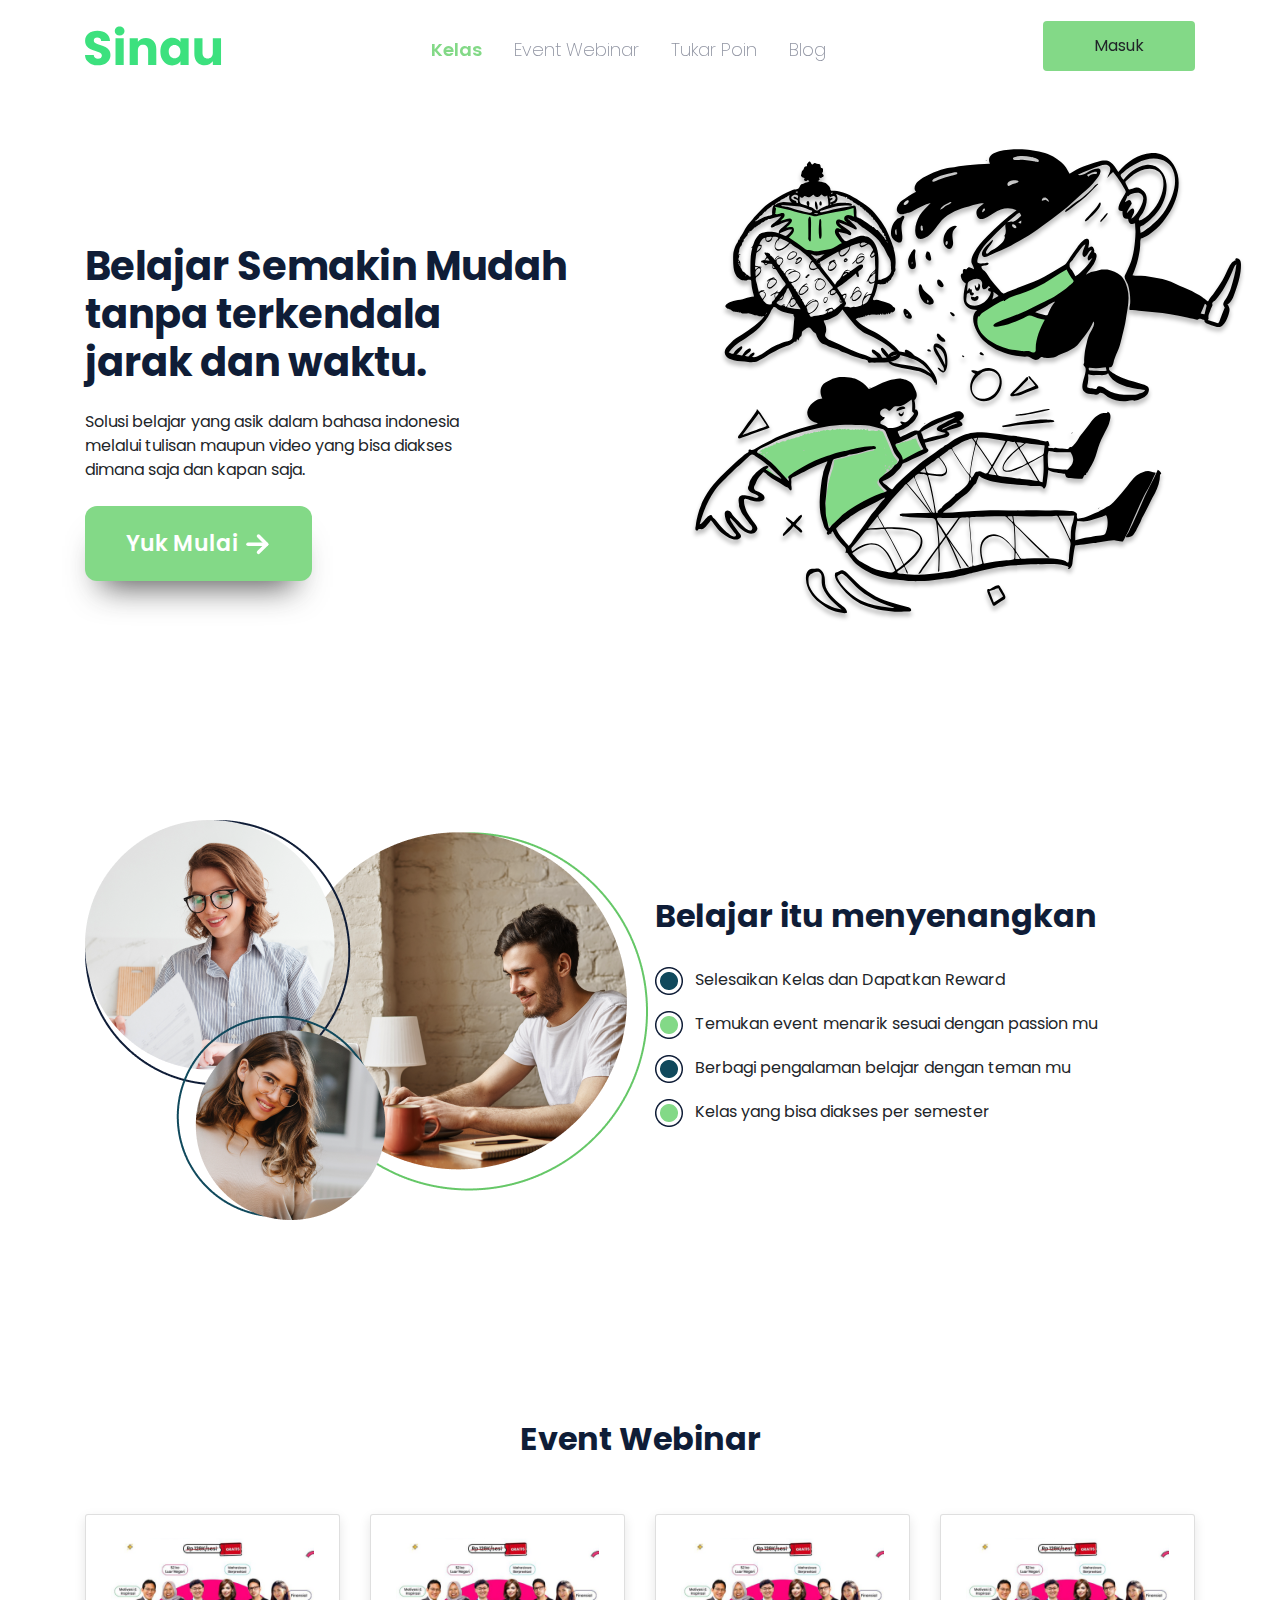
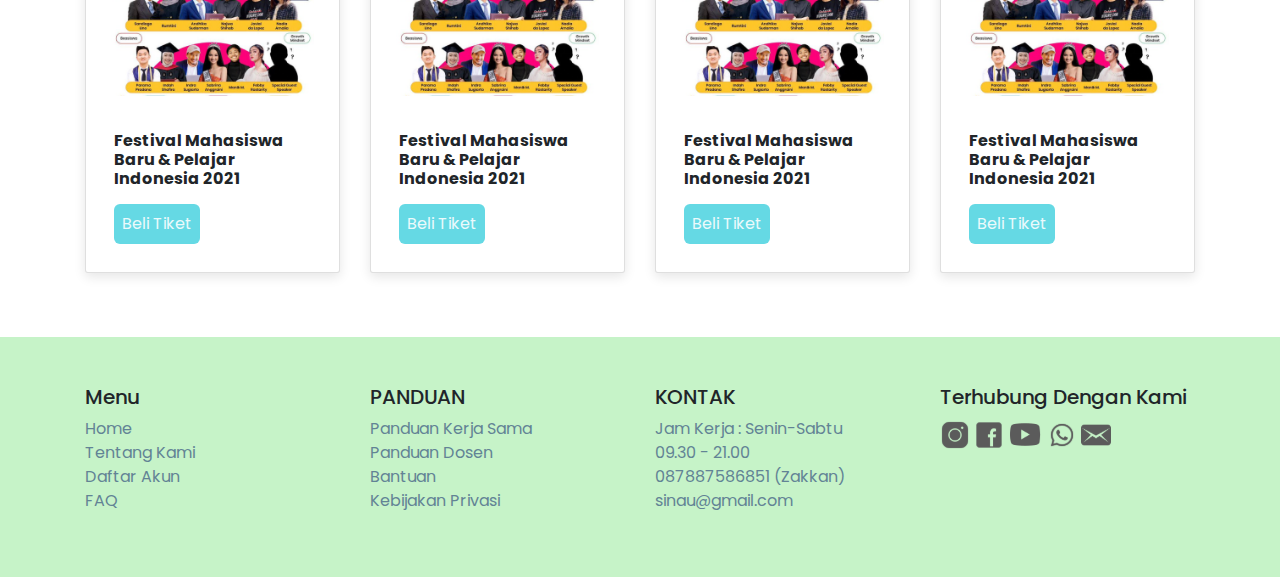
<file: index.html>
<!DOCTYPE html>
<html lang="en">

<head>
    <meta charset="UTF-8">
    <meta http-equiv="X-UA-Compatible" content="IE=edge">
    <meta name="viewport" content="width=device-width, initial-scale=1.0">
    <title> Sinau - Platform Belajar Asik dan Interaktif </title>

    <!-- Logo Title -->
    <link rel="shortcut icon" href="img/logo.svg">

    <!-- Bootstrap CSS -->
    <link rel="stylesheet" href="libraries/bootstrap/css/bootstrap.min.css">

    <!-- Style CSS -->
    <link rel="stylesheet" href="assets/css/style.css">
</head>

<body>

    <!-- Navbar -->
    <nav class="navbar navbar-expand-lg navbar-light navbar-potensiap fixed-top navbar-fixed-top " data-aos="fade-down">
        <div class="container">

            <!-- Logo -->
            <a href="index.html" class="navbar-brand">
                <img src="img/logo.svg" alt="logo">
            </a>
            <!-- End Logo -->

            <button class="navbar-toggler" type="button" data-toggle="collapse" data-target="#navbarResponsive">
                <span class="navbar-toggler-icon"></span>
            </button>

            <div class="collapse navbar-collapse" id="navbarResponsive">
                <ul class="navbar-nav mx-auto mt-2">
                    <li class="nav-item active">
                        <a href="#" class="nav-link"> Kelas </a>
                    </li>
                    <li class="nav-item">
                        <a href="#" class="nav-link"> Event Webinar </a>
                    </li>
                    <li class="nav-item ">
                        <a href="#" class="nav-link"> Tukar Poin </a>
                    </li>
                    <li class="nav-item mr-4">
                        <a href="#" class="nav-link"> Blog </a>
                    </li>
                </ul>

                <!-- Profile -->
                <a href="login.html" class="btn btn-masuk"> Masuk
                </a>
            </div>
        </div>
    </nav>
    <!-- End Navbar -->

    <!-- Header -->
    <section class="header">
        <div class="container">
            <div class="row align-items-center">
                <div class="col-md-6 mb-5">
                    <div class="header-desc">
                        <h1> Belajar Semakin Mudah <br> tanpa terkendala <br> jarak dan waktu.</h1>
                        <p class="mt-4 mb-4">Solusi belajar yang asik dalam bahasa indonesia <br>
                            melalui tulisan maupun video yang bisa diakses <br>
                            dimana saja dan kapan saja.</p>
                        <a href="#" class="btn btn-mulai"> Yuk Mulai <img src="img/arrow-right.svg" alt="arrow-right">
                        </a>
                        <!-- <img src="img/text-img-header.svg" alt="" style="position: absolute; bottom: -160px; right: 25px;"> -->
                    </div>
                </div>
                <div class="col-md-5">
                    <div class="header-img">
                        <img src="img/header-img.svg" alt="">
                    </div>
                </div>
            </div>
        </div>
    </section>
    <!-- End Header -->

    <!-- Benefit -->
    <section class="benefit" style="margin-bottom: 200px;">
        <div class="container">
            <div class="row align-items-center">
                <div class="col-md-5" style="margin-right: 95px;">
                    <div class="benefit-img">
                        <img src="img/gallery.png" alt="">
                    </div>
                </div>
                <div class="col-md-6">
                    <div class="benefit-text">
                        <h2> Belajar itu menyenangkan </h2> <br>
                        <p> <img src="img/dot.png" alt="dot" class="mr-2"> Selesaikan Kelas dan Dapatkan Reward </p>
                        <p> <img src="img/dot2.png" alt="dot" class="mr-2"> Temukan event menarik sesuai dengan passion
                            mu </p>
                        <p> <img src="img/dot.png" alt="dot" class="mr-2"> Berbagi pengalaman belajar dengan teman mu
                        </p>
                        <p> <img src="img/dot2.png" alt="dot" class="mr-2"> Kelas yang bisa diakses per semester </p>
                    </div>
                </div>
            </div>
        </div>
    </section>
    <!-- End Benefit -->

    <!-- Card Event -->
    <section class="card-event">
        <div class="container">
            <div class="row mb-5">
                <div class="col text-center">
                    <div class="event-text">
                        <h2> Event Webinar </h2>
                    </div>
                </div>
            </div>

            <div class="row">
                <div class="col-md mb-3">
                    <div class="card p-2" style="box-shadow: rgba(0, 0, 0, 0.1) 0px 4px 12px; border-radius: 3px;">
                        <img src="img/event-img1.png" class="card-img-top" alt="HTML" style="margin: 15px auto;">
                        <div class="card-body">
                            <h6 style="font-weight: 700;" class="mb-3"> Festival Mahasiswa Baru & Pelajar Indonesia 2021
                            </h6>
                            <a href="#" class="btn btn-beliTiket"> Beli Tiket </a>
                        </div>
                    </div>
                </div>
                <div class="col-md mb-3">
                    <div class="card p-2" style="box-shadow: rgba(0, 0, 0, 0.1) 0px 4px 12px; border-radius: 3px;">
                        <img src="img/event-img1.png" class="card-img-top" alt="HTML" style="margin: 15px auto;">
                        <div class="card-body">
                            <h6 style="font-weight: 700;" class="mb-3"> Festival Mahasiswa Baru & Pelajar Indonesia 2021
                            </h6>
                            <a href="#" class="btn btn-beliTiket"> Beli Tiket </a>
                        </div>
                    </div>
                </div>
                <div class="col-md mb-3">
                    <div class="card p-2" style="box-shadow: rgba(0, 0, 0, 0.1) 0px 4px 12px; border-radius: 3px;">
                        <img src="img/event-img1.png" class="card-img-top" alt="HTML" style="margin: 15px auto;">
                        <div class="card-body">
                            <h6 style="font-weight: 700;" class="mb-3"> Festival Mahasiswa Baru & Pelajar Indonesia 2021
                            </h6>
                            <a href="#" class="btn btn-beliTiket"> Beli Tiket </a>
                        </div>
                    </div>
                </div>
                <div class="col-md mb-3">
                    <div class="card p-2" style="box-shadow: rgba(0, 0, 0, 0.1) 0px 4px 12px; border-radius: 3px;">
                        <img src="img/event-img1.png" class="card-img-top" alt="HTML" style="margin: 15px auto;">
                        <div class="card-body">
                            <h6 style="font-weight: 700;" class="mb-3"> Festival Mahasiswa Baru & Pelajar Indonesia 2021
                            </h6>
                            <a href="#" class="btn btn-beliTiket"> Beli Tiket </a>
                        </div>
                    </div>
                </div>
            </div>
        </div>
    </section>
    <!-- End Card Event -->

    <!-- Footer -->
    <footer class="section-footer mt-5">
        <div class="container pt-5 pb-5">

            <div class="row justify-content-center">
                <div class="col-12">
                    <div class="row">
                        <div class="col-12 col-lg-3">
                            <h5> Menu </h5>
                            <ul class="list-unstyled">
                                <li><a href="#"> Home </a></li>
                                <li><a href="#"> Tentang Kami </a></li>
                                <li><a href="#"> Daftar Akun </a></li>
                                <li><a href="#"> FAQ </a></li>
                            </ul>
                        </div>
                        <div class="col-12 col-lg-3">
                            <h5> PANDUAN </h5>
                            <ul class="list-unstyled">
                                <li><a href="#"> Panduan Kerja Sama </a></li>
                                <li><a href="#"> Panduan Dosen </a></li>
                                <li><a href="#"> Bantuan </a></li>
                                <li><a href="#"> Kebijakan Privasi </a></li>
                            </ul>
                        </div>
                        <div class="col-12 col-lg-3">
                            <h5> KONTAK </h5>
                            <ul class="list-unstyled">
                                <li><a href="#"> Jam Kerja : Senin-Sabtu </a></li>
                                <li><a href="#"> 09.30 - 21.00 </a></li>
                                <li><a href="#"> 087887586851 (Zakkan) </a></li>
                                <li><a href="#"> sinau@gmail.com </a></li>
                            </ul>
                        </div>
                        <div class="col-12 col-lg-3">
                            <h5 class="iconFoot"> Terhubung Dengan Kami </h5>
                            <div class="iconFoot">
                                <a href="#"><img src="img/footer/ig.svg"></a>
                                <a href="#"><img src="img/footer/fb.svg"></a>
                                <a href="#"><img src="img/footer/yt.svg"></a>
                                <a href="#"><img src="img/footer/wa.svg"></a>
                                <a href="#"><img src="img/footer/email.svg"></a>
                            </div>

                        </div>
                    </div>
                </div>
            </div>
        </div>
    </footer>
    <!-- End Footer -->



    <script src="libraries/jquery/jquery-3.4.1.min.js"></script>
    <script src="libraries/bootstrap/js/bootstrap.min.js"></script>
    <script>
        // Navbar
        $(function () {
            $(document).scroll(function () {
                var $nav = $(".navbar-fixed-top, .nav-link");
                $nav.toggleClass("scrolled", $(this).scrollTop() > $nav.height());
            });
        });
    </script>
</body>

</html>
</file>
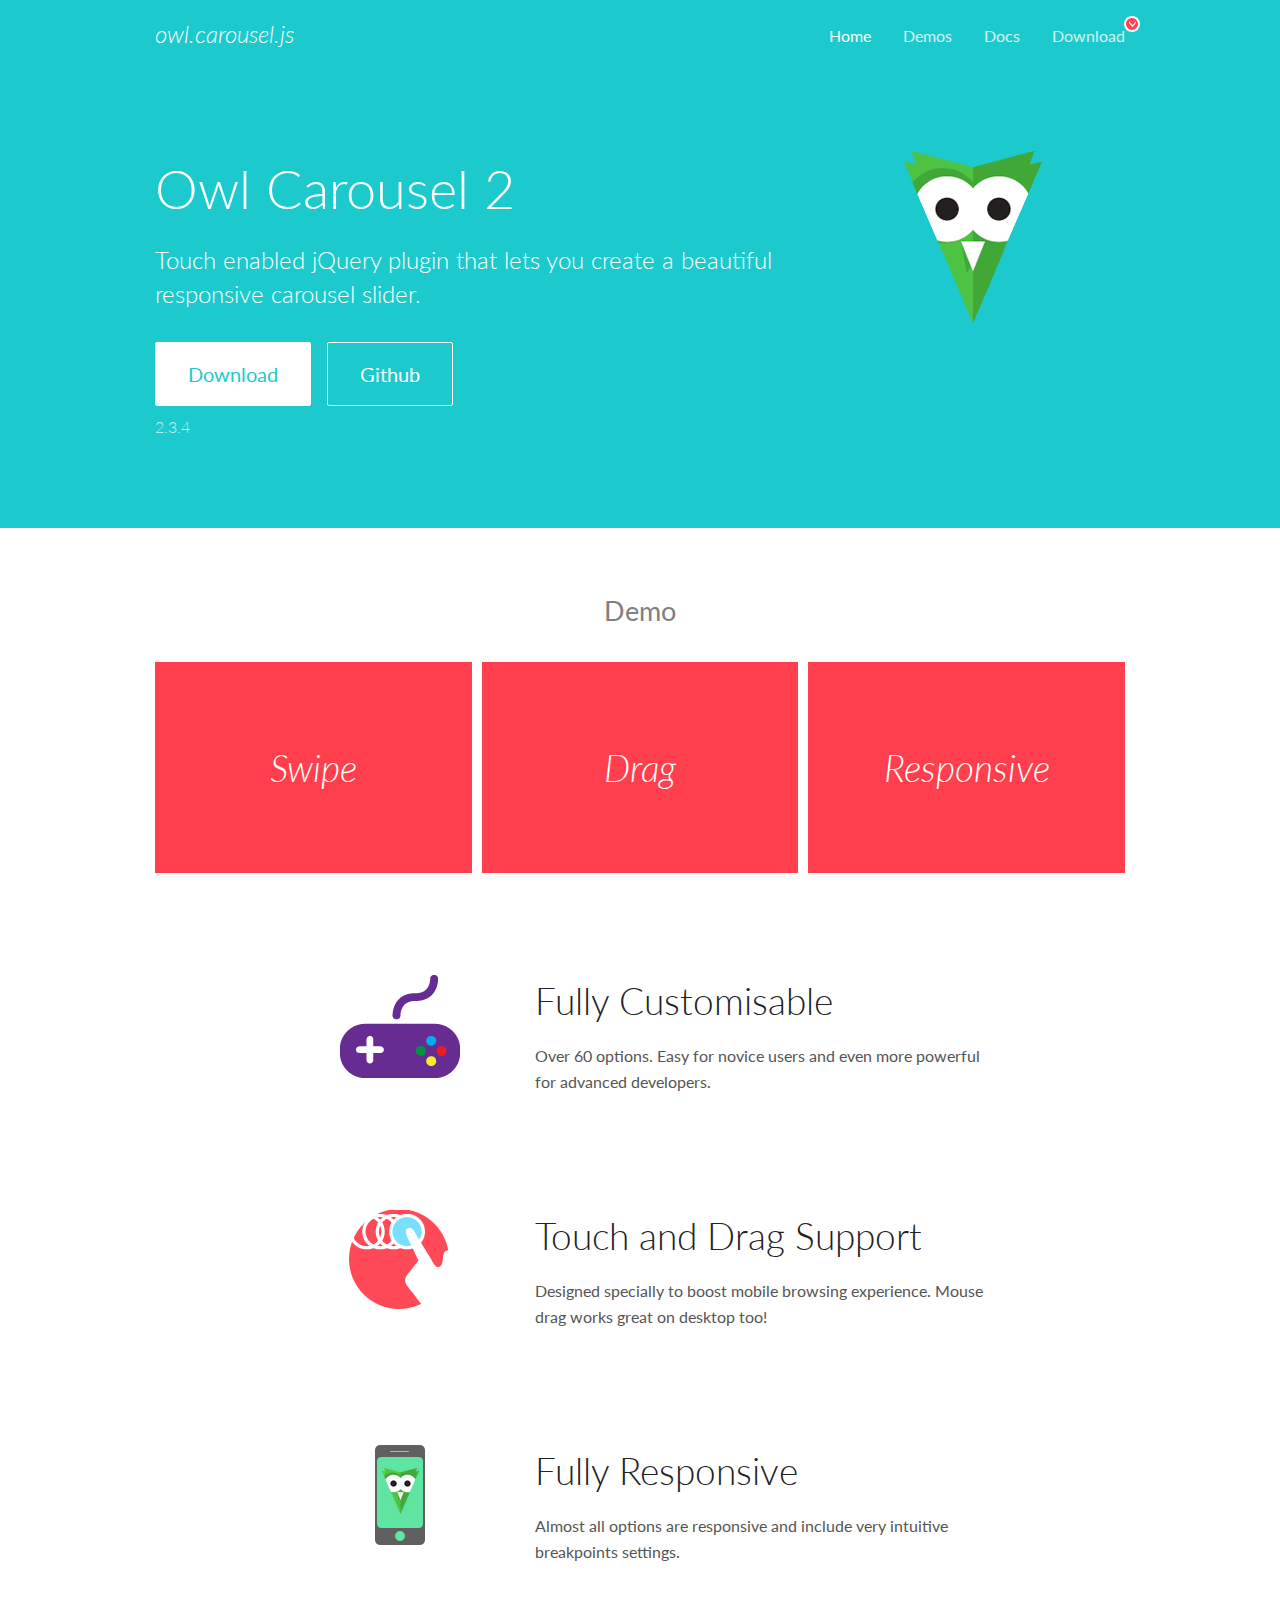
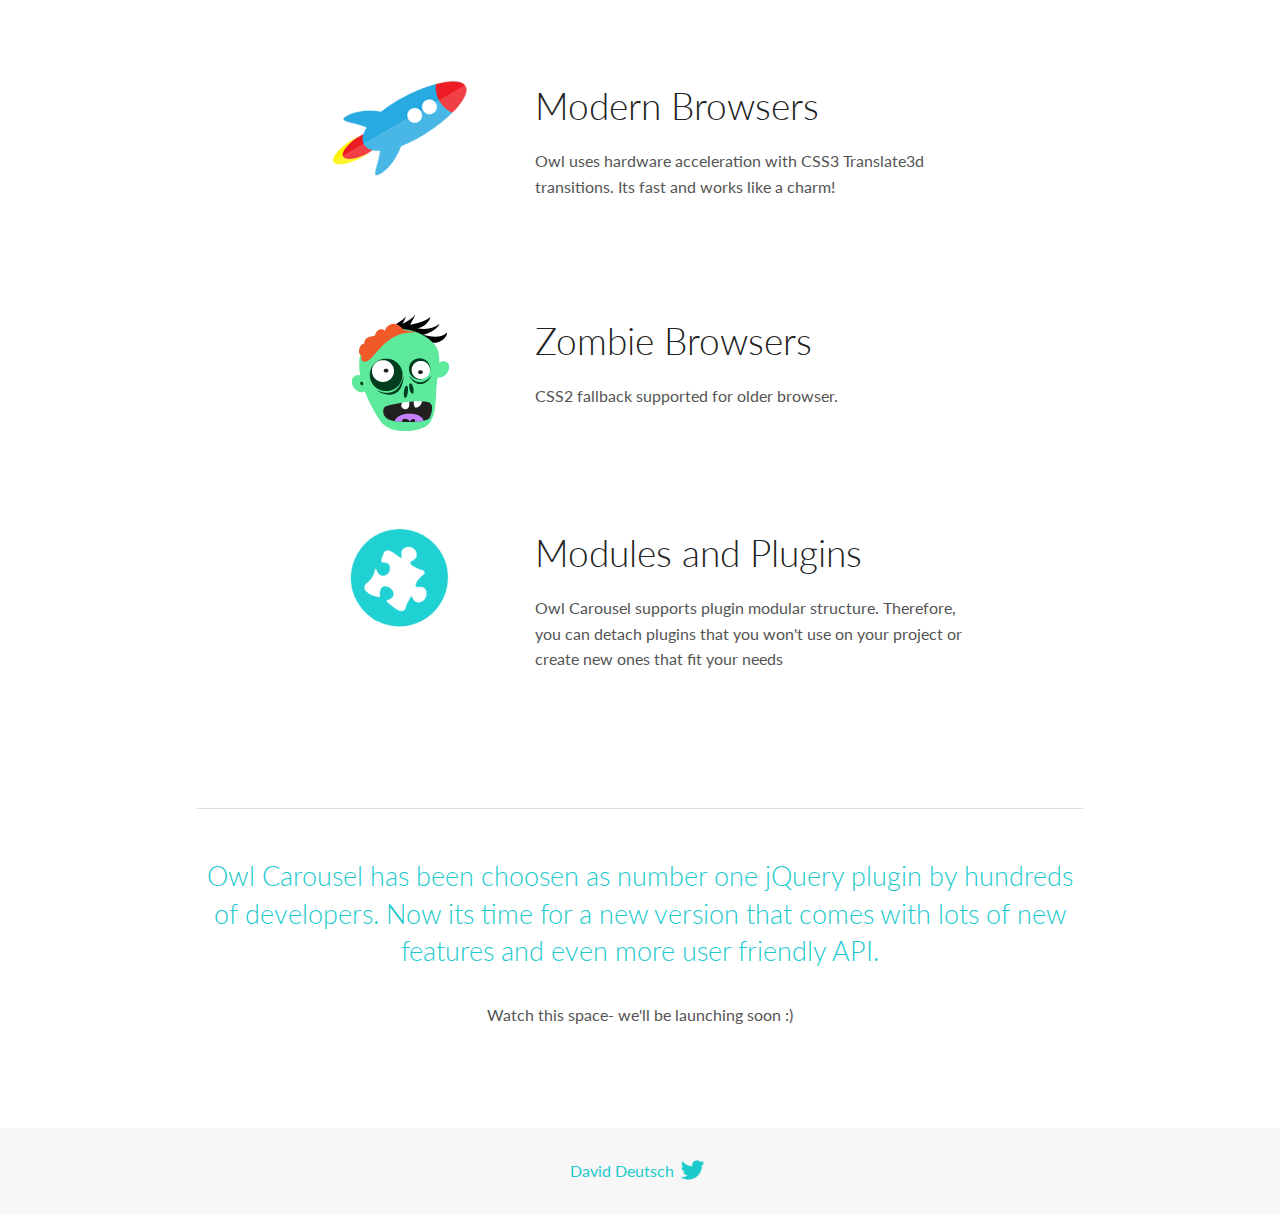
<file: libraries/owl.carousel/docs/index.html>
<!DOCTYPE html>
<html lang="en">
  <head>

    <!-- head -->
    <meta charset="utf-8">
    <meta name="msapplication-tap-highlight" content="no" />
    <meta name="viewport" content="width=device-width, initial-scale=1.0" />
    <meta name="description" content="Touch enabled jQuery plugin that lets you create beautiful responsive carousel slider.">
    <meta name="author" content="David Deutsch">
    <title>
      Home | Owl Carousel | 2.3.4
    </title>

    <!-- Stylesheets -->
    <link href='https://fonts.googleapis.com/css?family=Lato:300,400,700,400italic,300italic' rel='stylesheet' type='text/css'>
    <link rel="stylesheet" href="assets/css/docs.theme.min.css">

    <!-- Owl Stylesheets -->
    <link rel="stylesheet" href="assets/owlcarousel/assets/owl.carousel.min.css">
    <link rel="stylesheet" href="assets/owlcarousel/assets/owl.theme.default.min.css">

    <!-- HTML5 shim and Respond.js IE8 support of HTML5 elements and media queries -->

    <!--[if lt IE 9]>
      <script src="https://oss.maxcdn.com/libs/html5shiv/3.7.0/html5shiv.js"></script>
      <script src="https://oss.maxcdn.com/libs/respond.js/1.3.0/respond.min.js"></script>
    <![endif]-->

    <!-- Favicons -->
    <link rel="apple-touch-icon-precomposed" sizes="144x144" href="assets/ico/apple-touch-icon-144-precomposed.png">
    <link rel="shortcut icon" href="assets/ico/favicon.png">
    <link rel="shortcut icon" href="favicon.ico">

    <!-- Yeah i know js should not be in header. Its required for demos.-->

    <!-- javascript -->
    <script src="assets/vendors/jquery.min.js"></script>
    <script src="assets/owlcarousel/owl.carousel.js"></script>
  </head>
  <body>

    <!-- header -->
    <header class="header">
      <div class="row">
        <div class="large-12 columns">
          <div class="brand left">
            <h3>
              <a href="/OwlCarousel2/">owl.carousel.js</a> 
            </h3>
          </div>
          <a id="toggle-nav" class="right">
            <span></span> <span></span> <span></span> 
          </a> 
          <div class="nav-bar">
            <ul class="clearfix">
              <li class="active">
                <a href="/OwlCarousel2/index.html">Home</a> 
              </li>
              <li> <a href="/OwlCarousel2/demos/demos.html">Demos</a>  </li>
              <li> <a href="/OwlCarousel2/docs/started-welcome.html">Docs</a>  </li>
              <li>
                <a href="https://github.com/OwlCarousel2/OwlCarousel2/archive/2.3.4.zip">Download</a> 
                <span class="download"></span> 
              </li>
            </ul>
          </div>
        </div>
      </div>
    </header>

    <!-- home panel -->
    <section id="hero">
      <div class="row">
        <div class="large-8 medium-8 columns">
          <h1>Owl Carousel 2</h1>
          <h4>Touch enabled jQuery plugin that lets you create a beautiful responsive carousel slider.</h4>
          <a href="https://github.com/OwlCarousel2/OwlCarousel2/archive/2.3.4.zip" class="hero-button">Download</a> 
          <a href="https://github.com/OwlCarousel2/OwlCarousel2" class="hero-button outline">Github</a> 
          <p>2.3.4</p>
        </div>
        <div class="large-4 medium-4 columns">
          <img class="owl-logo" src="assets/img/owl-logo.png" alt="mr. Owl">
        </div>
      </div>
    </section>

    <!-- body -->
    <div class="home-demo">
      <div class="row">
        <div class="large-12 columns">
          <h3>Demo</h3>
          <div class="owl-carousel">
            <div class="item">
              <h2>Swipe</h2>
            </div>
            <div class="item">
              <h2>Drag</h2>
            </div>
            <div class="item">
              <h2>Responsive</h2>
            </div>
            <div class="item">
              <h2>CSS3</h2>
            </div>
            <div class="item">
              <h2>Fast</h2>
            </div>
            <div class="item">
              <h2>Easy</h2>
            </div>
            <div class="item">
              <h2>Free</h2>
            </div>
            <div class="item">
              <h2>Upgradable</h2>
            </div>
            <div class="item">
              <h2>Tons of options</h2>
            </div>
            <div class="item">
              <h2>Infinity</h2>
            </div>
            <div class="item">
              <h2>Auto Width</h2>
            </div>
          </div>
        </div>
      </div>
    </div>
    <script>
      var owl = $('.owl-carousel');
      owl.owlCarousel({
        margin: 10,
        loop: true,
        responsive: {
          0: {
            items: 1
          },
          600: {
            items: 2
          },
          1000: {
            items: 3
          }
        }
      })
    </script>

    <!-- features -->
    <div id="features">
      <div class="row">
        <div class="small-12 medium-9 small-centered columns">
          <section class="row feature">
            <div class="medium-4 small-12 columns">
              <img src="assets/img/feature-options.png" alt="">
            </div>
            <div class="medium-8 small-12 columns">
              <h2>Fully Customisable</h2>
              <p>Over 60 options. Easy for novice users and even more powerful for advanced developers.</p>
            </div>
          </section>
          <section class="row feature">
            <div class="medium-4 small-12 columns">
              <img src="assets/img/feature-drag.png" alt="">
            </div>
            <div class="medium-8 small-12 columns">
              <h2>Touch and Drag Support</h2>
              <p>Designed specially to boost mobile browsing experience. Mouse drag works great on desktop too!</p>
            </div>
          </section>
          <section class="row feature">
            <div class="medium-4 small-12 columns">
              <img src="assets/img/feature-responsive.png" alt="">
            </div>
            <div class="medium-8 small-12 columns">
              <h2>Fully Responsive</h2>
              <p>Almost all options are responsive and include very intuitive breakpoints settings.</p>
            </div>
          </section>
          <section class="row feature">
            <div class="medium-4 small-12 columns">
              <img src="assets/img/feature-modern.png" alt="">
            </div>
            <div class="medium-8 small-12 columns">
              <h2>Modern Browsers</h2>
              <p>Owl uses hardware acceleration with CSS3 Translate3d transitions. Its fast and works like a charm! </p>
            </div>
          </section>
          <section class="row feature">
            <div class="medium-4 small-12 columns">
              <img src="assets/img/feature-zombie.png" alt="">
            </div>
            <div class="medium-8 small-12 columns">
              <h2>Zombie Browsers</h2>
              <p>CSS2 fallback supported for older browser.</p>
            </div>
          </section>
          <section class="row feature">
            <div class="medium-4 small-12 columns">
              <img src="assets/img/feature-module.png" alt="">
            </div>
            <div class="medium-8 small-12 columns">
              <h2>Modules and Plugins</h2>
              <p>Owl Carousel supports plugin modular structure. Therefore, you can detach plugins that you won&#x27;t use on your project or create new ones that fit your needs</p>
            </div>
          </section>
        </div>
      </div>
    </div>

    <!-- footer -->
    <section id="teaser-text">
      <div class="row">
        <div class="small-12 medium-11 small-centered columns">
          <hr>
          <h3 id="owl-carousel-has-been-choosen-as-number-one-jquery-plugin-by-hundreds-of-developers-now-its-time-for-a-new-version-that-comes-with-lots-of-new-features-and-even-more-user-friendly-api-">Owl Carousel has been choosen as number one jQuery plugin by hundreds of developers. Now its time for a new version that comes with lots of new features and even more user friendly API.</h3>
          <p>Watch this space- we&#39;ll be launching soon :)</p>
        </div>
      </div>
    </section>

    <!-- footer -->
    <footer class="footer">
      <div class="row">
        <div class="large-12 columns">
          <h5>
            <a href="/OwlCarousel2/docs/support-contact.html">David Deutsch</a> 
            <a id="custom-tweet-button" href="https://twitter.com/share?url=https://github.com/OwlCarousel2/OwlCarousel2&text=Owl Carousel - This is so awesome! " target="_blank"></a> 
          </h5>
        </div>
      </div>
    </footer>

    <!-- vendors -->
    <script src="assets/vendors/highlight.js"></script>
    <script src="assets/js/app.js"></script>
  </body>
</html>
</file>
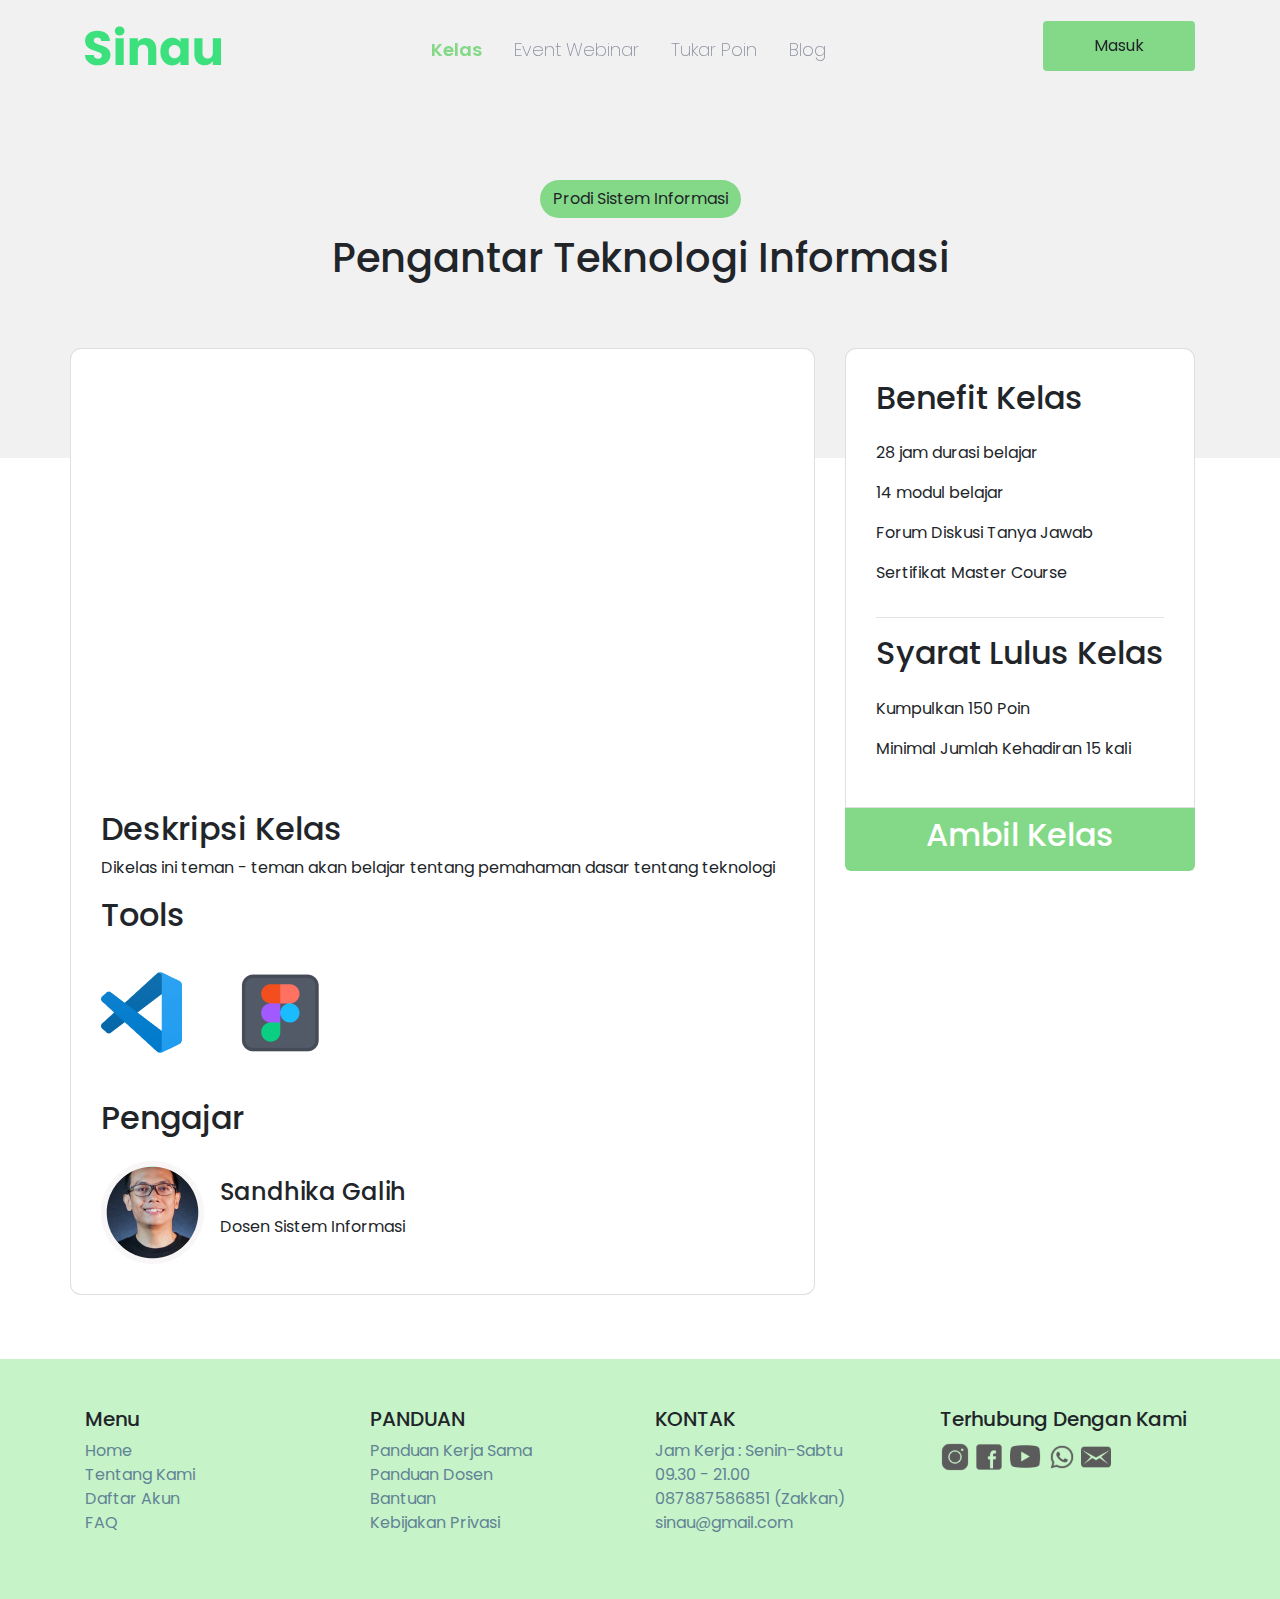
<file: ambil_kelas.html>
<!DOCTYPE html>
<html lang="en">

<head>
    <meta charset="UTF-8">
    <meta http-equiv="X-UA-Compatible" content="IE=edge">
    <meta name="viewport" content="width=device-width, initial-scale=1.0">
    <title> Sinau - Platform Belajar Asik dan Interaktif </title>

    <!-- Logo Title -->
    <link rel="shortcut icon" href="img/logo.svg">

    <!-- Bootstrap CSS -->
    <link rel="stylesheet" href="libraries/bootstrap/css/bootstrap.min.css">

    <!-- Style CSS -->
    <link rel="stylesheet" href="assets/css/style.css">
</head>

<body>

    <!-- Navbar -->
    <nav class="navbar navbar-expand-lg navbar-light navbar-potensiap fixed-top navbar-fixed-top " data-aos="fade-down">
        <div class="container">

            <!-- Logo -->
            <a href="index.html" class="navbar-brand">
                <img src="img/logo.svg" alt="logo">
            </a>
            <!-- End Logo -->

            <button class="navbar-toggler" type="button" data-toggle="collapse" data-target="#navbarResponsive">
                <span class="navbar-toggler-icon"></span>
            </button>

            <div class="collapse navbar-collapse" id="navbarResponsive">
                <ul class="navbar-nav mx-auto mt-2">
                    <li class="nav-item active">
                        <a href="#" class="nav-link"> Kelas </a>
                    </li>
                    <li class="nav-item">
                        <a href="#" class="nav-link"> Event Webinar </a>
                    </li>
                    <li class="nav-item ">
                        <a href="#" class="nav-link"> Tukar Poin </a>
                    </li>
                    <li class="nav-item mr-4">
                        <a href="#" class="nav-link"> Blog </a>
                    </li>
                </ul>

                <!-- Profile -->
                <a href="login.html" class="btn btn-masuk"> Masuk
                </a>
            </div>
        </div>
    </nav>
    <!-- End Navbar -->

    <!-- Main -->
    <main>
        <section class="section-details-header">
            <div class="container">
                <div class="row">
                    <div class="col text-center">
                        <button type="button" style="border-radius:50px; background-color: #83D987;" class="btn mb-3">
                            Prodi Sistem Informasi
                        </button>
                        <h1 class="mb-3"> Pengantar Teknologi Informasi </h1>
                    </div>
                </div>
            </div>
        </section>
        <section class="section-details-content">
            <div class="container">
                <div class="row">
                    <div class="col-lg-8 pl-lg-0 mb-3">
                        <div class="card card-details">
                            <div class="gallery mb-4">
                                <div class="video-container">
                                    <iframe width="100%" class="xzoom" height="400"
                                        src="https://www.youtube.com/embed/E3x_dLVTEuA" title="YouTube video player"
                                        frameborder="0"
                                        allow="accelerometer; autoplay; clipboard-write; encrypted-media; gyroscope; picture-in-picture"
                                        allowfullscreen></iframe>
                                </div>
                            </div>
                            <div class="desc-kelas">
                                <h2> Deskripsi Kelas </h2>
                                <p style="text-align: justify;">Dikelas ini teman - teman akan belajar tentang pemahaman
                                    dasar tentang teknologi </p>
                            </div>

                            <div class="desc-tools mb-3">
                                <h2> Tools </h2>
                                <img src="img/ambilKelasimg/tools1.png" alt="" class="mr-4">
                                <img src="img/ambilKelasimg/tools2.png" alt="">
                            </div>

                            <div class="desc-pengajar">
                                <h2> Pengajar </h2>
                                <div class="row">
                                    <div class="col-3 col-md-2 mt-3">
                                        <img src="img/ambilKelasimg/img1.png" alt="" class="img-pengajar">
                                    </div>
                                    <div class="col-9 col-md-10 align-self-center text-pengajar mt-4">
                                        <h4> Sandhika Galih </h4>
                                        <p> Dosen Sistem Informasi </p>
                                    </div>
                                </div>
                            </div>
                        </div>
                    </div>
                    <div class="col-lg-4 ">
                        <div class="card card-details card-right">
                            <h2 class="mb-4"> Benefit Kelas </h2>
                            <p> 28 jam durasi belajar </p>
                            <p> 14 modul belajar </p>
                            <p> Forum Diskusi Tanya Jawab </p>
                            <p> Sertifikat Master Course </p>
                            <hr>
                            <h2  class="mb-4"> Syarat Lulus Kelas </h2>
                            <p> Kumpulkan 150 Poin </p>
                            <p> Minimal Jumlah Kehadiran 15 kali </p>
                        </div>
                        <div class="join-container">
                            <a href="success_class.html" class="btn btn-block btn-join-now mt-3 py-2">
                                <h2 class="mt-2"> Ambil Kelas </h2>
                            </a>
                        </div>
                    </div>
                </div>
            </div>
        </section>
    </main>
    <!-- End Main -->


    <!-- Footer -->
    <footer class="section-footer mt-5">
        <div class="container pt-5 pb-5">

            <div class="row justify-content-center">
                <div class="col-12">
                    <div class="row">
                        <div class="col-12 col-lg-3">
                            <h5> Menu </h5>
                            <ul class="list-unstyled">
                                <li><a href="#"> Home </a></li>
                                <li><a href="#"> Tentang Kami </a></li>
                                <li><a href="#"> Daftar Akun </a></li>
                                <li><a href="#"> FAQ </a></li>
                            </ul>
                        </div>
                        <div class="col-12 col-lg-3">
                            <h5> PANDUAN </h5>
                            <ul class="list-unstyled">
                                <li><a href="#"> Panduan Kerja Sama </a></li>
                                <li><a href="#"> Panduan Dosen </a></li>
                                <li><a href="#"> Bantuan </a></li>
                                <li><a href="#"> Kebijakan Privasi </a></li>
                            </ul>
                        </div>
                        <div class="col-12 col-lg-3">
                            <h5> KONTAK </h5>
                            <ul class="list-unstyled">
                                <li><a href="#"> Jam Kerja : Senin-Sabtu </a></li>
                                <li><a href="#"> 09.30 - 21.00 </a></li>
                                <li><a href="#"> 087887586851 (Zakkan) </a></li>
                                <li><a href="#"> sinau@gmail.com </a></li>
                            </ul>
                        </div>
                        <div class="col-12 col-lg-3">
                            <h5 class="iconFoot"> Terhubung Dengan Kami </h5>
                            <div class="iconFoot">
                                <a href="#"><img src="img/footer/ig.svg"></a>
                                <a href="#"><img src="img/footer/fb.svg"></a>
                                <a href="#"><img src="img/footer/yt.svg"></a>
                                <a href="#"><img src="img/footer/wa.svg"></a>
                                <a href="#"><img src="img/footer/email.svg"></a>
                            </div>

                        </div>
                    </div>
                </div>
            </div>
        </div>
    </footer>
    <!-- End Footer -->



    <script src="libraries/jquery/jquery-3.4.1.min.js"></script>
    <script src="libraries/bootstrap/js/bootstrap.min.js"></script>
    <script>
        // Navbar
        $(function () {
            $(document).scroll(function () {
                var $nav = $(".navbar-fixed-top, .nav-link");
                $nav.toggleClass("scrolled", $(this).scrollTop() > $nav.height());
            });
        });
    </script>
</body>

</html>
</file>
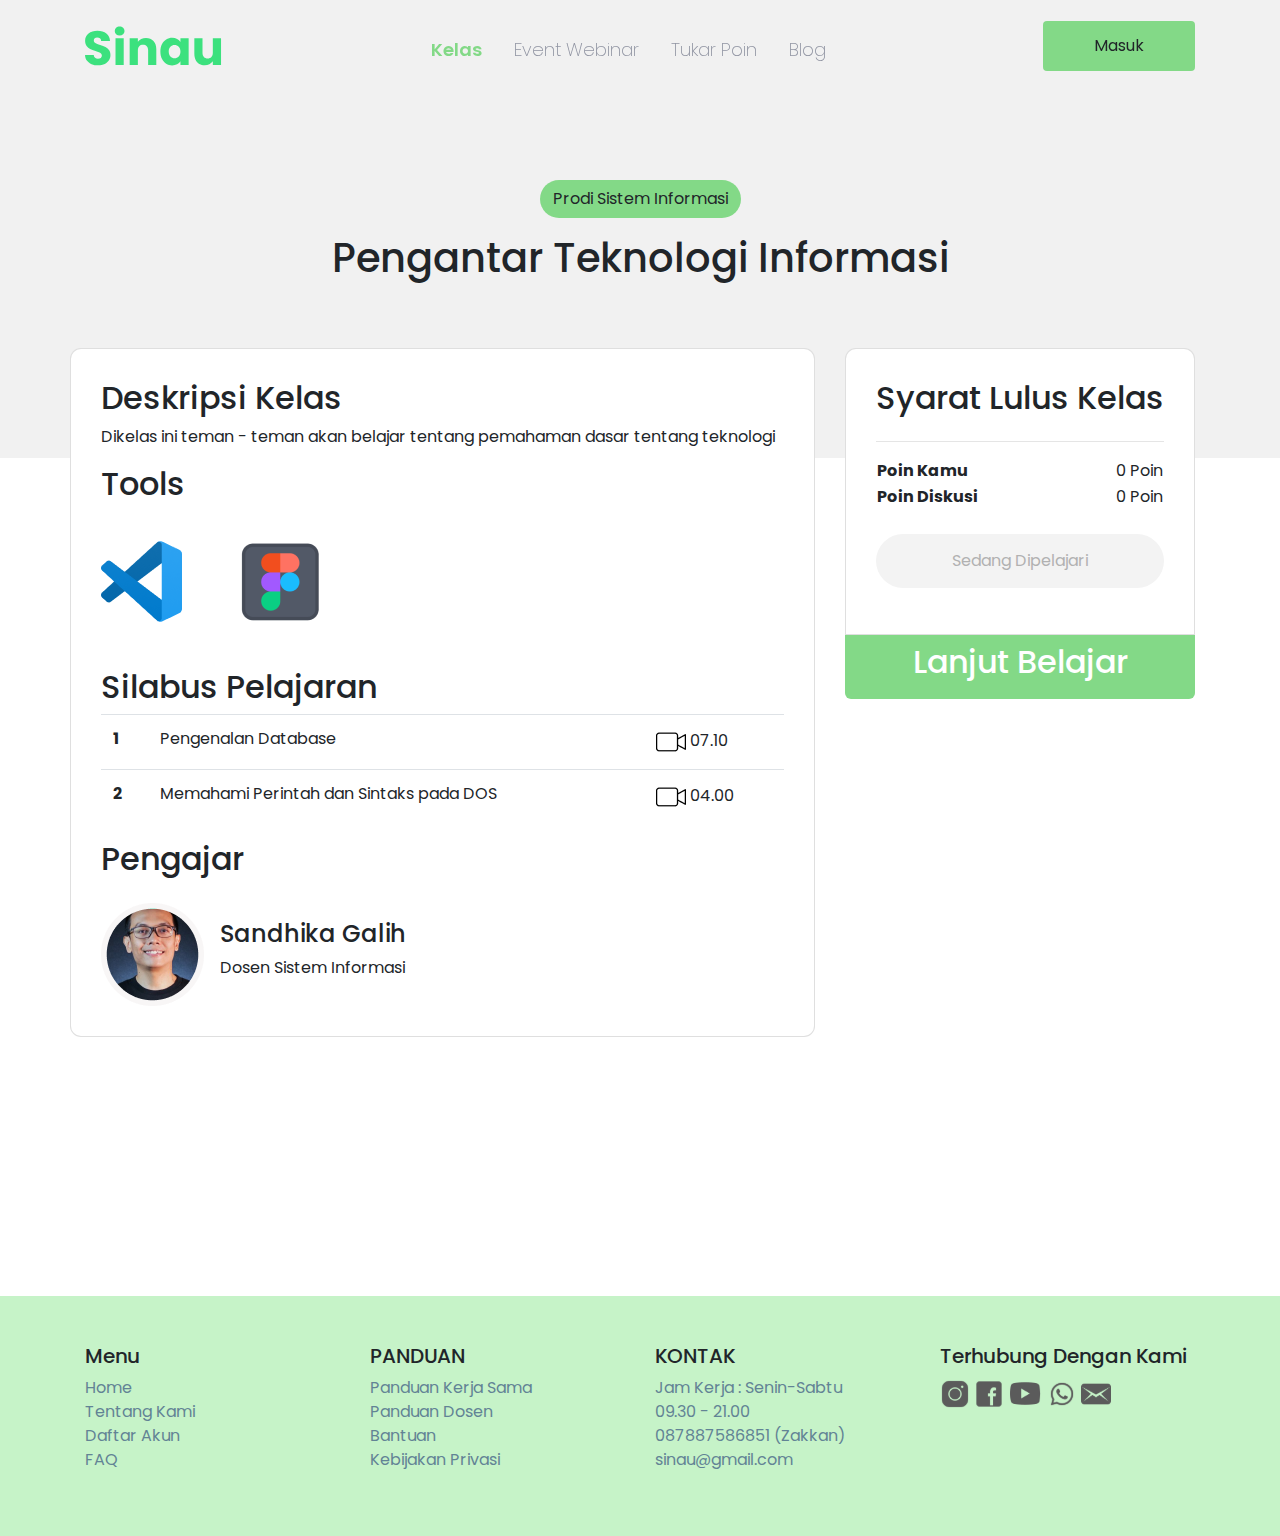
<file: lanjut_belajar.html>
<!DOCTYPE html>
<html lang="en">

<head>
    <meta charset="UTF-8">
    <meta http-equiv="X-UA-Compatible" content="IE=edge">
    <meta name="viewport" content="width=device-width, initial-scale=1.0">
    <title> Sinau - Platform Belajar Asik dan Interaktif </title>

    <!-- Logo Title -->
    <link rel="shortcut icon" href="img/logo.svg">

    <!-- Bootstrap CSS -->
    <link rel="stylesheet" href="libraries/bootstrap/css/bootstrap.min.css">

    <!-- Style CSS -->
    <link rel="stylesheet" href="assets/css/style.css">
</head>

<body>

    <!-- Navbar -->
    <nav class="navbar navbar-expand-lg navbar-light navbar-potensiap fixed-top navbar-fixed-top " data-aos="fade-down">
        <div class="container">

            <!-- Logo -->
            <a href="index.html" class="navbar-brand">
                <img src="img/logo.svg" alt="logo">
            </a>
            <!-- End Logo -->

            <button class="navbar-toggler" type="button" data-toggle="collapse" data-target="#navbarResponsive">
                <span class="navbar-toggler-icon"></span>
            </button>

            <div class="collapse navbar-collapse" id="navbarResponsive">
                <ul class="navbar-nav mx-auto mt-2">
                    <li class="nav-item active">
                        <a href="#" class="nav-link"> Kelas </a>
                    </li>
                    <li class="nav-item">
                        <a href="#" class="nav-link"> Event Webinar </a>
                    </li>
                    <li class="nav-item ">
                        <a href="#" class="nav-link"> Tukar Poin </a>
                    </li>
                    <li class="nav-item mr-4">
                        <a href="#" class="nav-link"> Blog </a>
                    </li>
                </ul>

                <!-- Profile -->
                <a href="login.html" class="btn btn-masuk"> Masuk
                </a>
            </div>
        </div>
    </nav>
    <!-- End Navbar -->

    <!-- Main -->
    <main>
        <section class="section-details-header">
            <div class="container">
                <div class="row">
                    <div class="col text-center">
                        <button type="button" style="border-radius:50px; background-color: #83D987;" class="btn mb-3">
                            Prodi Sistem Informasi
                        </button>
                        <h1 class="mb-3"> Pengantar Teknologi Informasi </h1>
                    </div>
                </div>
            </div>
        </section>
        <section class="section-details-content">
            <div class="container">
                <div class="row">
                    <div class="col-lg-8 pl-lg-0 mb-3">
                        <div class="card card-details">
                            <div class="desc-kelas">
                                <h2> Deskripsi Kelas </h2>
                                <p style="text-align: justify;">Dikelas ini teman - teman akan belajar tentang pemahaman
                                    dasar tentang teknologi </p>
                            </div>

                            <div class="desc-tools mb-3">
                                <h2> Tools </h2>
                                <img src="img/ambilKelasimg/tools1.png" alt="" class="mr-4">
                                <img src="img/ambilKelasimg/tools2.png" alt="">
                            </div>

                            <div class="desc-silabus">
                                <h2> Silabus Pelajaran </h2>
                                <table class="table">

                                    <tbody>
                                        <tr>
                                            <th scope="row">1</th>
                                            <td> Pengenalan Database </td>
                                            <td>
                                                <img src="img/ambilKelasimg/videocamera.png" alt="">
                                                <span> 07.10 </span>
                                            </td>
                                        </tr>
                                        <tr>
                                            <th scope="row">2</th>
                                            <td> Memahami Perintah dan Sintaks pada DOS </td>
                                            <td>
                                                <img src="img/ambilKelasimg/videocamera.png" alt="">
                                                <span> 04.00 </span>
                                            </td>
                                        </tr>
                                    </tbody>
                                </table>
                            </div>
                            <div class="desc-pengajar">
                                <h2> Pengajar </h2>
                                <div class="row">
                                    <div class="col-3 col-md-2 mt-3">
                                        <img src="img/ambilKelasimg/img1.png" alt="" class="img-pengajar">
                                    </div>
                                    <div class="col-9 col-md-10 align-self-center text-pengajar mt-4">
                                        <h4> Sandhika Galih </h4>
                                        <p> Dosen Sistem Informasi </p>
                                    </div>
                                </div>
                            </div>
                        </div>
                    </div>
                    <div class="col-lg-4 ">
                        <div class="card card-details card-right">

                            <h2 class=""> Syarat Lulus Kelas </h2>
                            <hr>
                            <table class="trip-informations">
                                <tr>
                                    <th width="50%"> Poin Kamu </th>
                                    <td width="50%" class="text-right"> <span> 0 </span> Poin </td>
                                </tr>
                                <tr>
                                    <th width="50%"> Poin Diskusi </th>
                                    <td width="50%" class="text-right"> <span> 0 </span> Poin </td>
                                </tr>
                            </table>

                            <br> 
                            <button type="button" style="border-radius:50px;  padding: 14px 20px; background-color: #F3F3F3; color: #B1B1B1;"
                                class="btn mb-3">
                                Sedang Dipelajari
                            </button>
                        </div>

                        <div class="join-container">
                            <a href="class_main.html" class="btn btn-block btn-join-now mt-3 py-2">
                                <h2 class="mt-2"> Lanjut Belajar </h2>
                            </a>
                        </div>
                    </div>
                </div>
            </div>
        </section>
    </main>
    <!-- End Main -->


    <!-- Footer -->
    <footer class="section-footer mt-5">
        <div class="container pt-5 pb-5">

            <div class="row justify-content-center">
                <div class="col-12">
                    <div class="row">
                        <div class="col-12 col-lg-3">
                            <h5> Menu </h5>
                            <ul class="list-unstyled">
                                <li><a href="#"> Home </a></li>
                                <li><a href="#"> Tentang Kami </a></li>
                                <li><a href="#"> Daftar Akun </a></li>
                                <li><a href="#"> FAQ </a></li>
                            </ul>
                        </div>
                        <div class="col-12 col-lg-3">
                            <h5> PANDUAN </h5>
                            <ul class="list-unstyled">
                                <li><a href="#"> Panduan Kerja Sama </a></li>
                                <li><a href="#"> Panduan Dosen </a></li>
                                <li><a href="#"> Bantuan </a></li>
                                <li><a href="#"> Kebijakan Privasi </a></li>
                            </ul>
                        </div>
                        <div class="col-12 col-lg-3">
                            <h5> KONTAK </h5>
                            <ul class="list-unstyled">
                                <li><a href="#"> Jam Kerja : Senin-Sabtu </a></li>
                                <li><a href="#"> 09.30 - 21.00 </a></li>
                                <li><a href="#"> 087887586851 (Zakkan) </a></li>
                                <li><a href="#"> sinau@gmail.com </a></li>
                            </ul>
                        </div>
                        <div class="col-12 col-lg-3">
                            <h5 class="iconFoot"> Terhubung Dengan Kami </h5>
                            <div class="iconFoot">
                                <a href="#"><img src="img/footer/ig.svg"></a>
                                <a href="#"><img src="img/footer/fb.svg"></a>
                                <a href="#"><img src="img/footer/yt.svg"></a>
                                <a href="#"><img src="img/footer/wa.svg"></a>
                                <a href="#"><img src="img/footer/email.svg"></a>
                            </div>

                        </div>
                    </div>
                </div>
            </div>
        </div>
    </footer>
    <!-- End Footer -->



    <script src="libraries/jquery/jquery-3.4.1.min.js"></script>
    <script src="libraries/bootstrap/js/bootstrap.min.js"></script>
    <script>
        // Navbar
        $(function () {
            $(document).scroll(function () {
                var $nav = $(".navbar-fixed-top, .nav-link");
                $nav.toggleClass("scrolled", $(this).scrollTop() > $nav.height());
            });
        });
    </script>
</body>

</html>
</file>
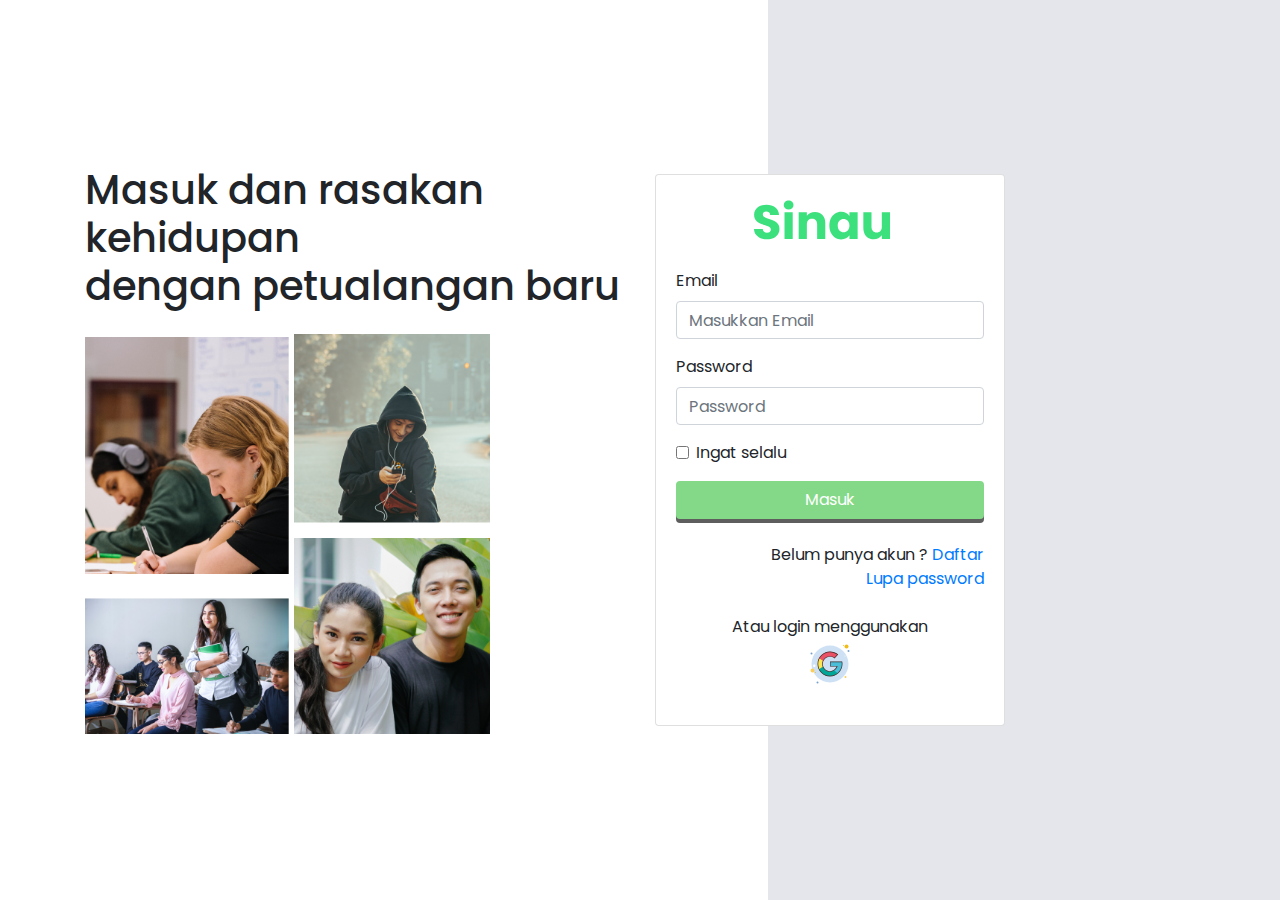
<file: login.html>
<!DOCTYPE html>
<html lang="en">

<head>
    <meta charset="UTF-8">
    <meta http-equiv="X-UA-Compatible" content="IE=edge">
    <meta name="viewport" content="width=device-width, initial-scale=1.0">
    <!-- Logo Title -->
    <link rel="shortcut icon" href="img/logo.svg">

    <!-- Bootstrap CSS -->
    <link rel="stylesheet" href="libraries/bootstrap/css/bootstrap.min.css">

    <!-- Style CSS -->
    <link rel="stylesheet" href="assets/css/style.css">
    <title> Sinau - Platform Belajar Asik dan Interaktif </title>
</head>

<body>
    <main class="login-container">
        <div class="container">

            <div class="row page-login d-flex align-items-center">

                <div class="section-left col-12 col-md-6 d-sm-none d-lg-block " data-aos="fade-up" data-aos-duration="1200" >
                    <h1 class="mb-4"> Masuk dan rasakan kehidupan <br> dengan petualangan baru </h1>
                    <img src="img/login-img.png" alt="" class="w-75 d-none d-sm-flex">
                </div>

                <div class="section-right col-12 col-md-4"  >
                    <div class="card">
                        <div class="card-body">

                            <div class="text-center">
                                <a href="index.html" class="navbar-brand mb-4" style="color: #000;">
                                    <img src="img/logo.svg" alt="Logo"> 
                                  </a>
                            </div>

                            <form >
                                <div class="form-group">
                                  <label for="exampleInputEmail1"> Email </label>
                                  <input type="email" class="form-control" id="exampleInputEmail1" aria-describedby="emailHelp" placeholder="Masukkan Email ">
                                </div>

                                <div class="form-group">
                                  <label for="exampleInputPassword1">Password</label>
                                  <input type="password" class="form-control" id="exampleInputPassword1" placeholder="Password">
                                </div>

                                <div class="form-check mb-3">
                                  <input type="checkbox" class="form-check-input" id="exampleCheck1">
                                  <label class="form-check-label" for="exampleCheck1"> Ingat selalu </label>
                                </div>
                                <a href="classroom.html" class="btn btn-login btn-block"> Masuk </a>

                                <p class="text-right mt-4">
                                    Belum punya akun ? <a href="#"> Daftar </a> <br>
                                    <a href="#"> Lupa password </a>
                                </p>

                                <p class="text-center mt-4">
                                    Atau login menggunakan <br>
                                    <a href="#"><img src="img/google.svg" alt=""></a>
                                </p>
                              
                              </form>
                        </div>
                    </div>
                </div>
            </div>
            

        </div>
    </main>


    <script src="libraries/jquery/jquery-3.4.1.min.js"></script>
    <script src="libraries/bootstrap/js/bootstrap.min.js"></script>
</body>

</html>
</file>
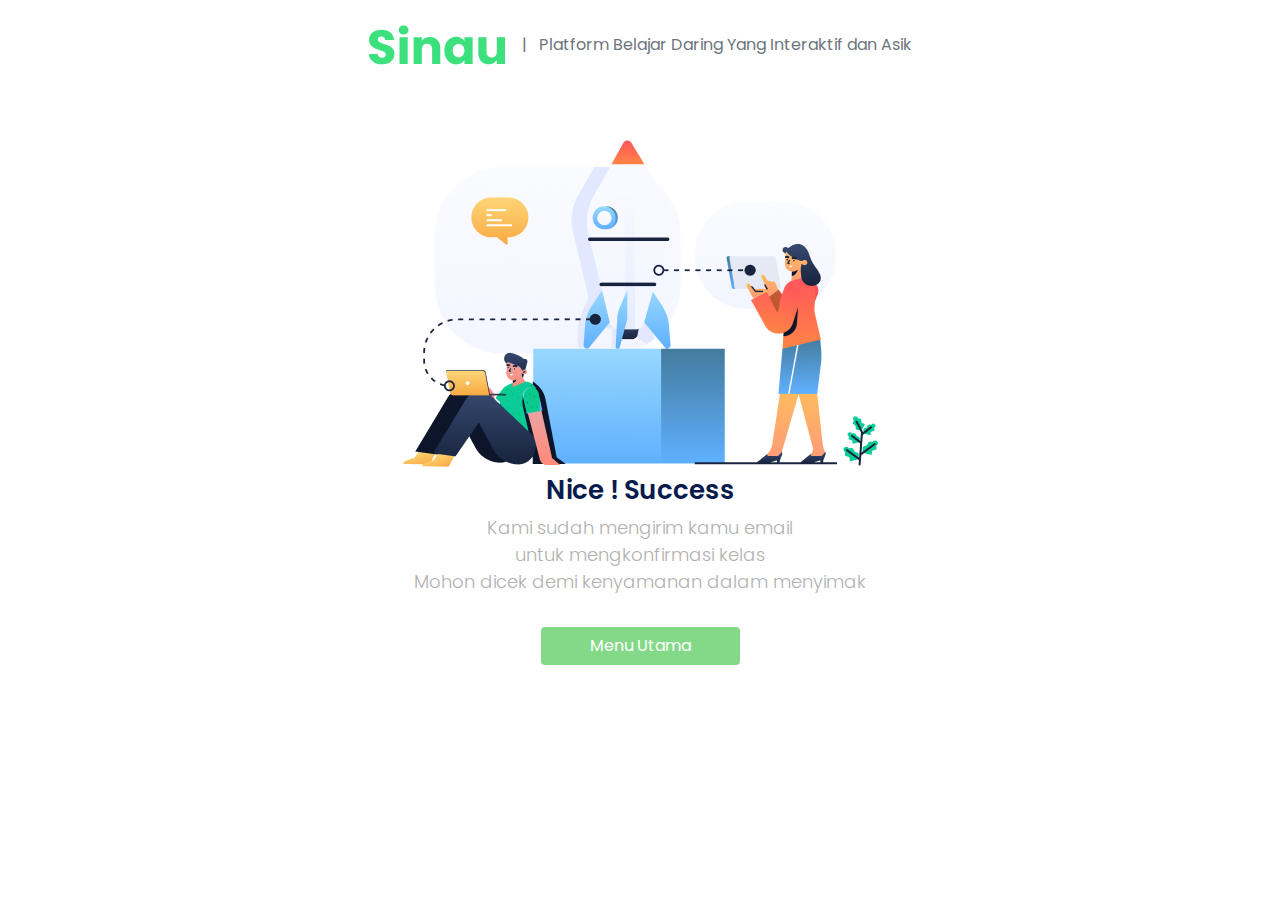
<file: success_class.html>
<!DOCTYPE html>
<html lang="en">

<head>
    <meta charset="UTF-8">
    <meta name="viewport" content="width=device-width, initial-scale=1.0">
    <link rel="shortcut icon" href="img/Logo1.png">
    <title> SkuyLiving </title>

    <!-- Logo Title -->
    <link rel="shortcut icon" href="img/logo.svg">

    <!-- Bootstrap CSS -->
    <link rel="stylesheet" href="libraries/bootstrap/css/bootstrap.min.css">

    <!-- Style CSS -->
    <link rel="stylesheet" href="assets/css/style.css">

</head>

<body>

    <!-- Navbar -->
    <div class="container">
        <nav class="row navbar navbar-expand-lg navbar-light bg-white ">
            <div class="navbar-nav ml-auto mr-auto mr-sm-auto mr-lg-0 mr-md-auto">
                <a href="index.html" class="navbar-brand">
                    <img src="img/logo.svg" alt="Logo">
                </a>
            </div>
            <ul class="navbar-nav mr-auto d-none d-lg-block">
                <li>
                    <span class="text-muted">
                        | &nbsp; Platform Belajar Daring Yang Interaktif dan Asik
                    </span>
                </li>
            </ul>
        </nav>
    </div>
    <!-- End Navbar -->



    <!-- Main -->
    <main>
        <div class="section-success d-flex align-items-center">
            <div class="col text-center">
                <img src="img/success.png" alt="" style="margin-top: -100px;" class="success-img">
                <h1> Nice ! Success </h1>
                <p> Kami sudah mengirim kamu email <br>
                    untuk mengkonfirmasi kelas <br>
                    Mohon dicek demi kenyamanan dalam menyimak </p>
                <a href="lanjut_belajar.html" class="btn btn-home-page mt-3 px-5"> Menu Utama </a>
            </div>
        </div>
    </main>
    <!-- End Main -->

    <!-- Optional Javascript -->

    <script src="libraries/jquery/jquery-3.4.1.min.js"></script>
    <script src="libraries/bootstrap/js/bootstrap.min.js"></script>

</body>

</html>
</file>
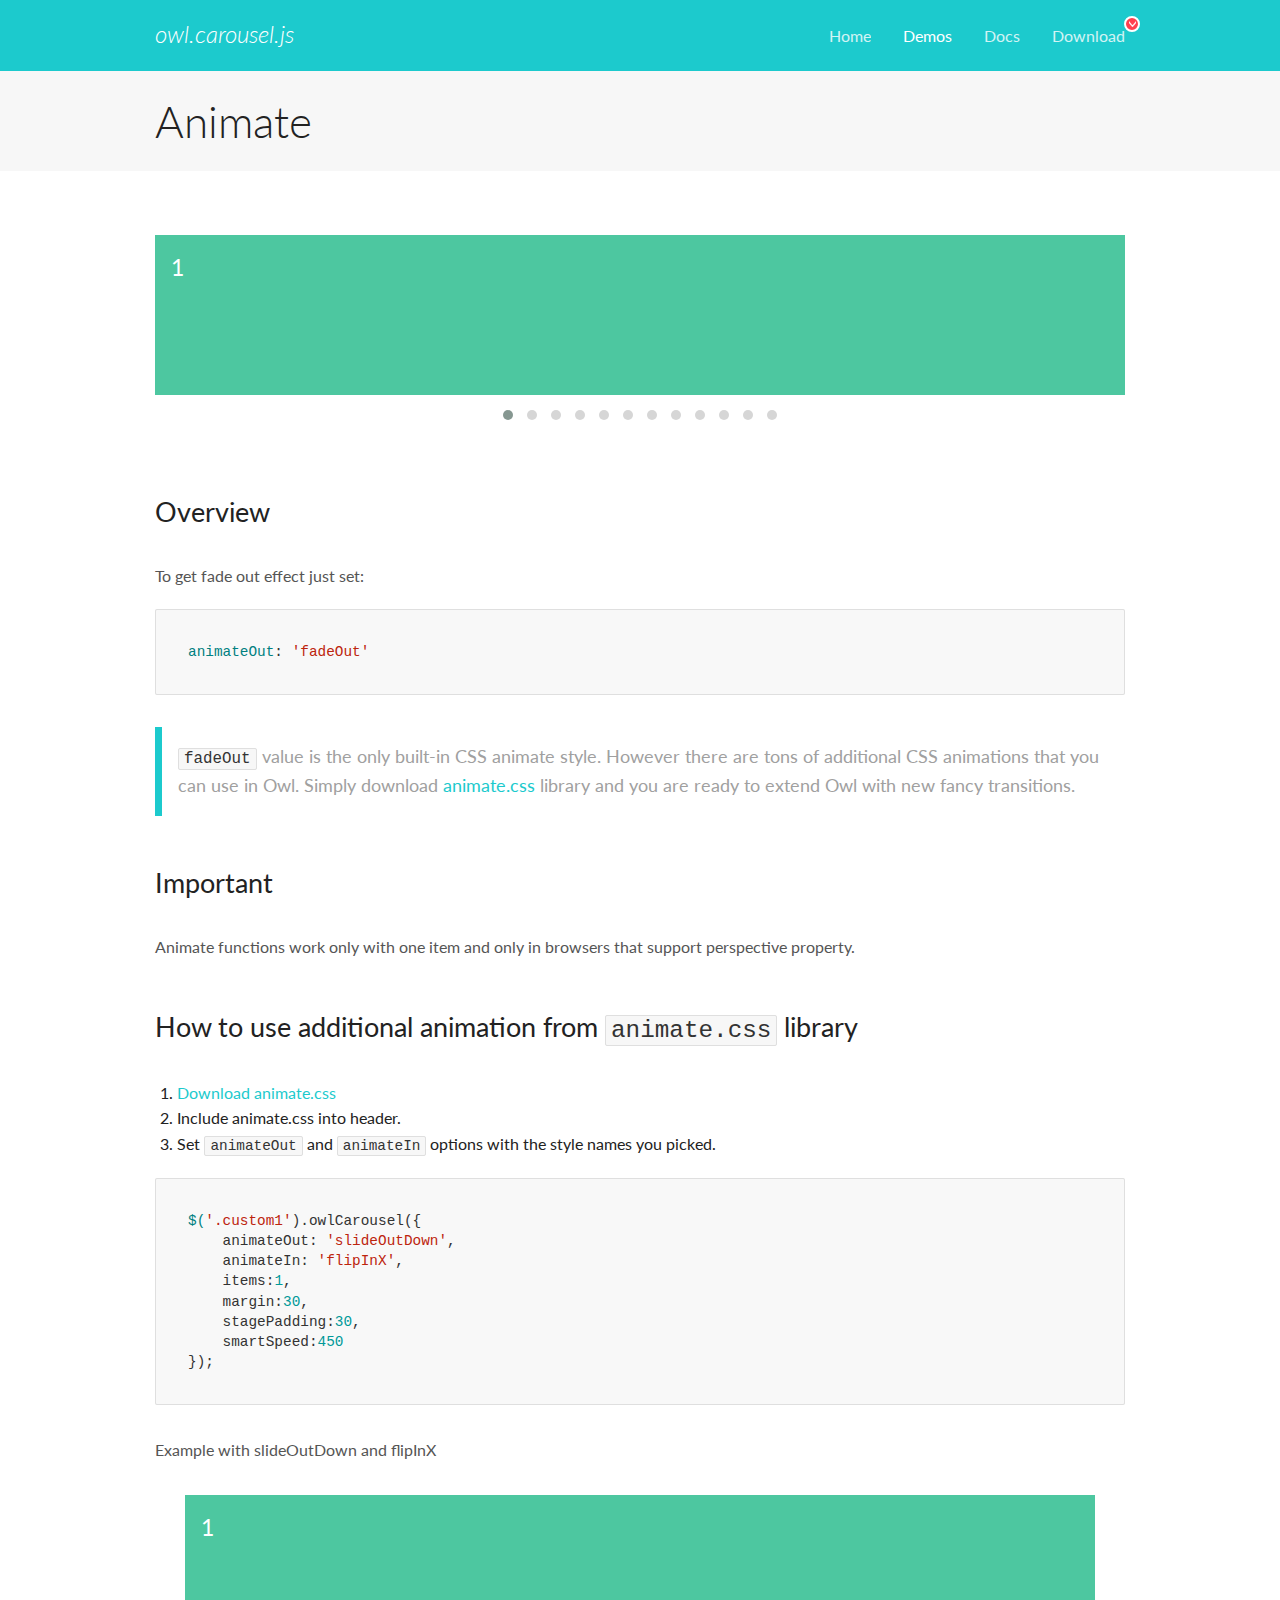
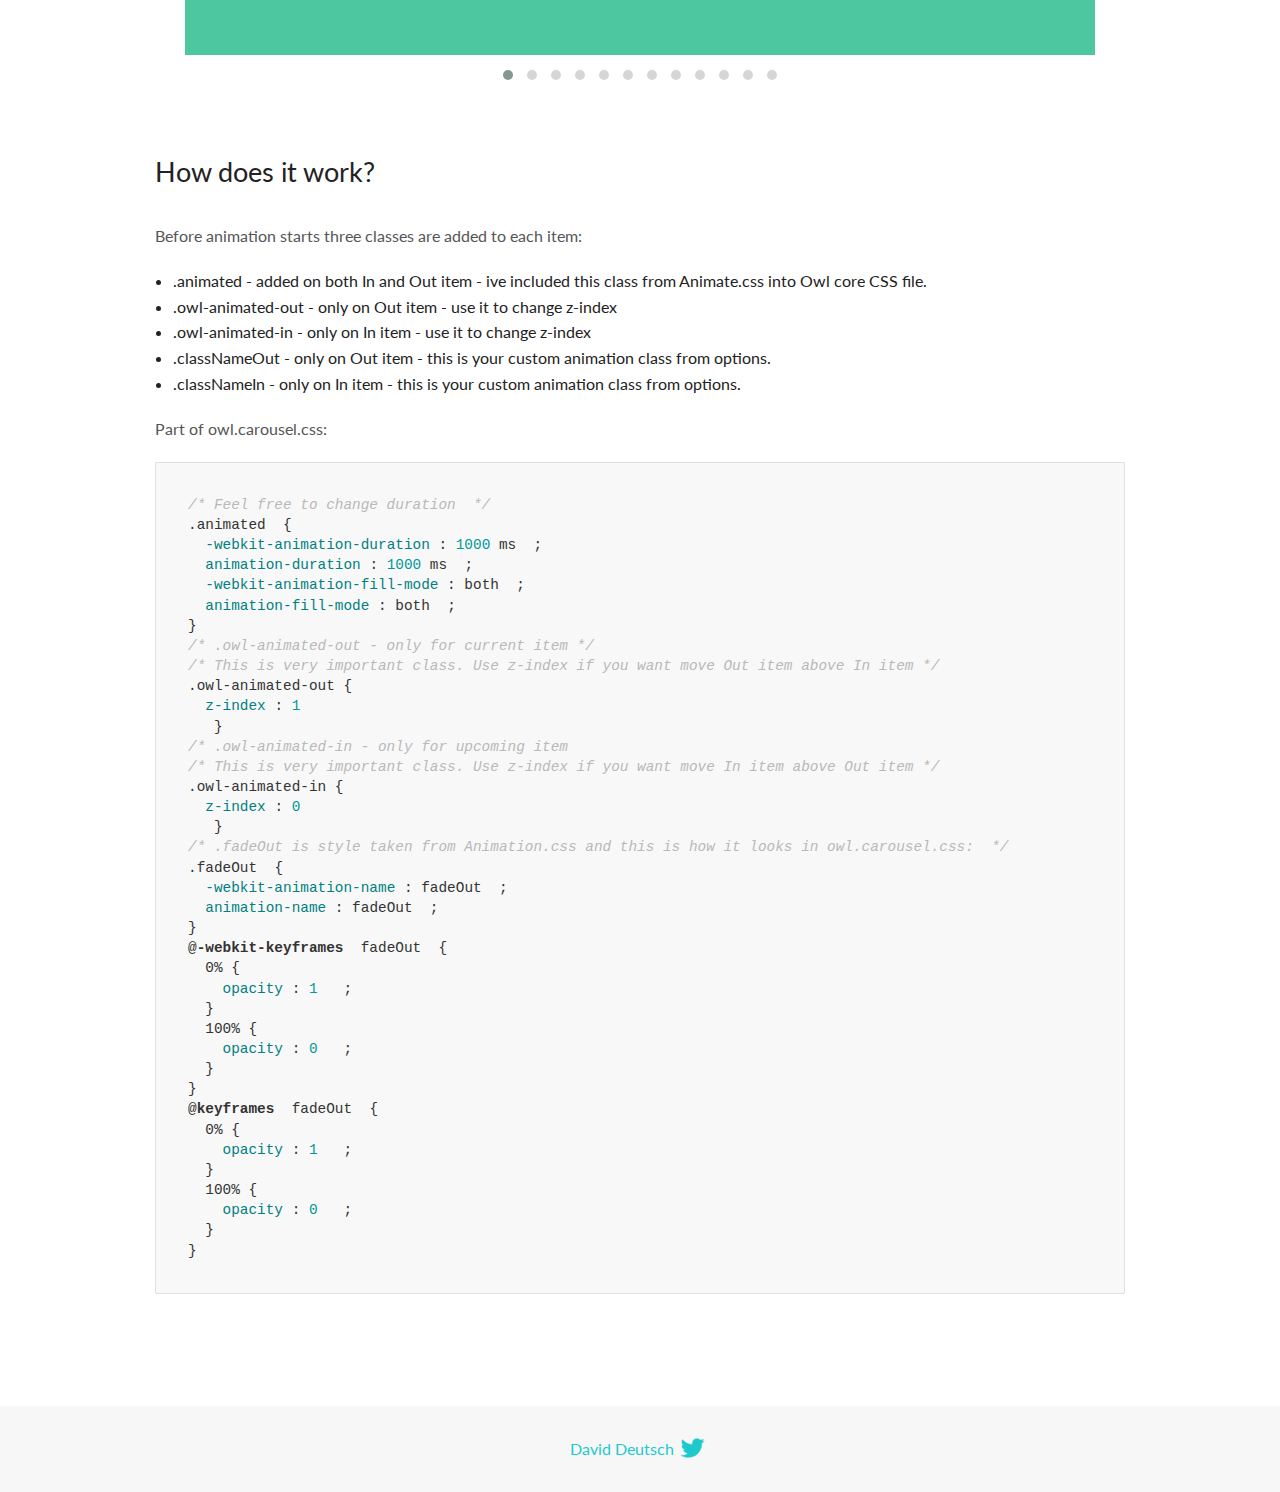
<file: libraries/owl.carousel/docs/demos/animate.html>
<!DOCTYPE html>
<html lang="en">
  <head>

    <!-- head -->
    <meta charset="utf-8">
    <meta name="msapplication-tap-highlight" content="no" />
    <meta name="viewport" content="width=device-width, initial-scale=1.0" />
    <meta name="description" content="Animate carousel">
    <meta name="author" content="David Deutsch">
    <title>
      Animate Demo | Owl Carousel | 2.3.4
    </title>

    <!-- Stylesheets -->
    <link href='https://fonts.googleapis.com/css?family=Lato:300,400,700,400italic,300italic' rel='stylesheet' type='text/css'>
    <link rel="stylesheet" href="../assets/css/docs.theme.min.css">

    <!-- Owl Stylesheets -->
    <link rel="stylesheet" href="../assets/owlcarousel/assets/owl.carousel.min.css">
    <link rel="stylesheet" href="../assets/owlcarousel/assets/owl.theme.default.min.css">

    <!-- HTML5 shim and Respond.js IE8 support of HTML5 elements and media queries -->

    <!--[if lt IE 9]>
      <script src="https://oss.maxcdn.com/libs/html5shiv/3.7.0/html5shiv.js"></script>
      <script src="https://oss.maxcdn.com/libs/respond.js/1.3.0/respond.min.js"></script>
    <![endif]-->

    <!-- Favicons -->
    <link rel="apple-touch-icon-precomposed" sizes="144x144" href="../assets/ico/apple-touch-icon-144-precomposed.png">
    <link rel="shortcut icon" href="../assets/ico/favicon.png">
    <link rel="shortcut icon" href="favicon.ico">

    <!-- Yeah i know js should not be in header. Its required for demos.-->

    <!-- javascript -->
    <script src="../assets/vendors/jquery.min.js"></script>
    <script src="../assets/owlcarousel/owl.carousel.js"></script>
  </head>
  <body>

    <!-- header -->
    <header class="header">
      <div class="row">
        <div class="large-12 columns">
          <div class="brand left">
            <h3>
              <a href="/OwlCarousel2/">owl.carousel.js</a> 
            </h3>
          </div>
          <a id="toggle-nav" class="right">
            <span></span> <span></span> <span></span> 
          </a> 
          <div class="nav-bar">
            <ul class="clearfix">
              <li> <a href="/OwlCarousel2/index.html">Home</a>  </li>
              <li class="active">
                <a href="/OwlCarousel2/demos/demos.html">Demos</a> 
              </li>
              <li> <a href="/OwlCarousel2/docs/started-welcome.html">Docs</a>  </li>
              <li>
                <a href="https://github.com/OwlCarousel2/OwlCarousel2/archive/2.3.4.zip">Download</a> 
                <span class="download"></span> 
              </li>
            </ul>
          </div>
        </div>
      </div>
    </header>

    <!-- title -->
    <section class="title">
      <div class="row">
        <div class="large-12 columns">
          <h1>Animate</h1>
        </div>
      </div>
    </section>

    <!--  Demos -->
    <section id="demos">
      <div class="row">
        <div class="large-12 columns">
          <div class="fadeOut owl-carousel owl-theme">
            <div class="item">
              <h4>1</h4>
            </div>
            <div class="item">
              <h4>2</h4>
            </div>
            <div class="item">
              <h4>3</h4>
            </div>
            <div class="item">
              <h4>4</h4>
            </div>
            <div class="item">
              <h4>5</h4>
            </div>
            <div class="item">
              <h4>6</h4>
            </div>
            <div class="item">
              <h4>7</h4>
            </div>
            <div class="item">
              <h4>8</h4>
            </div>
            <div class="item">
              <h4>9</h4>
            </div>
            <div class="item">
              <h4>10</h4>
            </div>
            <div class="item">
              <h4>11</h4>
            </div>
            <div class="item">
              <h4>12</h4>
            </div>
          </div>
          <h3 id="overview">Overview</h3>
          <p>To get fade out effect just set:</p>
          <pre><code>animateOut: &#39;fadeOut&#39;</code></pre>
          <blockquote>
            <p><code>fadeOut</code> value is the only built-in CSS animate style. However there are tons of additional CSS animations that you can use in Owl. Simply download
              <a href="https://daneden.github.io/animate.css/">animate.css</a>  library and you are ready to extend Owl with new fancy transitions.</p>
          </blockquote>
          <h3 id="important">Important</h3>
          <p>Animate functions work only with one item and only in browsers that support perspective property.</p>
          <h3 id="how-to-use-additional-animation-from-animate-css-library">How to use additional animation from <code>animate.css</code> library</h3>
          <ol>
            <li> <a href="https://daneden.github.io/animate.css/">Download animate.css</a>  </li>
            <li>Include animate.css into header.</li>
            <li>Set <code>animateOut</code> and <code>animateIn</code> options with the style names you picked.</li>
          </ol>
          <pre><code>$(&#39;.custom1&#39;).owlCarousel({
    animateOut: &#39;slideOutDown&#39;,
    animateIn: &#39;flipInX&#39;,
    items:1,
    margin:30,
    stagePadding:30,
    smartSpeed:450
});</code></pre>
          <p>Example with slideOutDown and flipInX</p>
          <div class="custom1 owl-carousel owl-theme">
            <div class="item">
              <h4>1</h4>
            </div>
            <div class="item">
              <h4>2</h4>
            </div>
            <div class="item">
              <h4>3</h4>
            </div>
            <div class="item">
              <h4>4</h4>
            </div>
            <div class="item">
              <h4>5</h4>
            </div>
            <div class="item">
              <h4>6</h4>
            </div>
            <div class="item">
              <h4>7</h4>
            </div>
            <div class="item">
              <h4>8</h4>
            </div>
            <div class="item">
              <h4>9</h4>
            </div>
            <div class="item">
              <h4>10</h4>
            </div>
            <div class="item">
              <h4>11</h4>
            </div>
            <div class="item">
              <h4>12</h4>
            </div>
          </div>
          <h3 id="how-does-it-work-">How does it work?</h3>
          <p>Before animation starts three classes are added to each item:</p>
          <ul>
            <li>.animated - added on both In and Out item - ive included this class from Animate.css into Owl core CSS file.</li>
            <li>.owl-animated-out - only on Out item - use it to change z-index</li>
            <li>.owl-animated-in - only on In item - use it to change z-index</li>
            <li>.classNameOut - only on Out item - this is your custom animation class from options.</li>
            <li>.classNameIn - only on In item - this is your custom animation class from options.</li>
          </ul>
          <p>Part of owl.carousel.css:</p>
          <pre><code class="language-css"><span class="comment">/* Feel free to change duration  */</span> 
<span class="class">.animated</span>  <span class="rules">{
  <span class="rule"><span class="attribute">-webkit-animation-duration</span> :<span class="value"> <span class="number">1000</span> ms</span> </span> ;
  <span class="rule"><span class="attribute">animation-duration</span> :<span class="value"> <span class="number">1000</span> ms</span> </span> ;
  <span class="rule"><span class="attribute">-webkit-animation-fill-mode</span> :<span class="value"> both</span> </span> ;
  <span class="rule"><span class="attribute">animation-fill-mode</span> :<span class="value"> both</span> </span> ;
<span class="rule">}</span> </span> 
<span class="comment">/* .owl-animated-out - only for current item */</span> 
<span class="comment">/* This is very important class. Use z-index if you want move Out item above In item */</span> 
<span class="class">.owl-animated-out</span> <span class="rules">{
  <span class="rule"><span class="attribute">z-index</span> :<span class="value"> <span class="number">1</span> 
</span> </span> </span> }
<span class="comment">/* .owl-animated-in - only for upcoming item
/* This is very important class. Use z-index if you want move In item above Out item */</span> 
<span class="class">.owl-animated-in</span> <span class="rules">{
  <span class="rule"><span class="attribute">z-index</span> :<span class="value"> <span class="number">0</span> 
</span> </span> </span> }
<span class="comment">/* .fadeOut is style taken from Animation.css and this is how it looks in owl.carousel.css:  */</span> 
<span class="class">.fadeOut</span>  <span class="rules">{
  <span class="rule"><span class="attribute">-webkit-animation-name</span> :<span class="value"> fadeOut</span> </span> ;
  <span class="rule"><span class="attribute">animation-name</span> :<span class="value"> fadeOut</span> </span> ;
<span class="rule">}</span> </span> 
<span class="at_rule">@<span class="keyword">-webkit-keyframes</span>  fadeOut </span> {
  0% <span class="rules">{
    <span class="rule"><span class="attribute">opacity</span> :<span class="value"> <span class="number">1</span> </span> </span> ;
  <span class="rule">}</span> </span> 
  100% <span class="rules">{
    <span class="rule"><span class="attribute">opacity</span> :<span class="value"> <span class="number">0</span> </span> </span> ;
  <span class="rule">}</span> </span> 
}
<span class="at_rule">@<span class="keyword">keyframes</span>  fadeOut </span> {
  0% <span class="rules">{
    <span class="rule"><span class="attribute">opacity</span> :<span class="value"> <span class="number">1</span> </span> </span> ;
  <span class="rule">}</span> </span> 
  100% <span class="rules">{
    <span class="rule"><span class="attribute">opacity</span> :<span class="value"> <span class="number">0</span> </span> </span> ;
  <span class="rule">}</span> </span> 
}</code></pre>
          <link rel="stylesheet" href="../assets/css/animate.css">
          <script>
            jQuery(document).ready(function($) {
              $('.fadeOut').owlCarousel({
                items: 1,
                animateOut: 'fadeOut',
                loop: true,
                margin: 10,
              });
              $('.custom1').owlCarousel({
                animateOut: 'slideOutDown',
                animateIn: 'flipInX',
                items: 1,
                margin: 30,
                stagePadding: 30,
                smartSpeed: 450
              });
            });
          </script>
        </div>
      </div>
    </section>

    <!-- footer -->
    <footer class="footer">
      <div class="row">
        <div class="large-12 columns">
          <h5>
            <a href="/OwlCarousel2/docs/support-contact.html">David Deutsch</a> 
            <a id="custom-tweet-button" href="https://twitter.com/share?url=https://github.com/OwlCarousel2/OwlCarousel2&text=Owl Carousel - This is so awesome! " target="_blank"></a> 
          </h5>
        </div>
      </div>
    </footer>

    <!-- vendors -->
    <script src="../assets/vendors/highlight.js"></script>
    <script src="../assets/js/app.js"></script>
  </body>
</html>
</file>
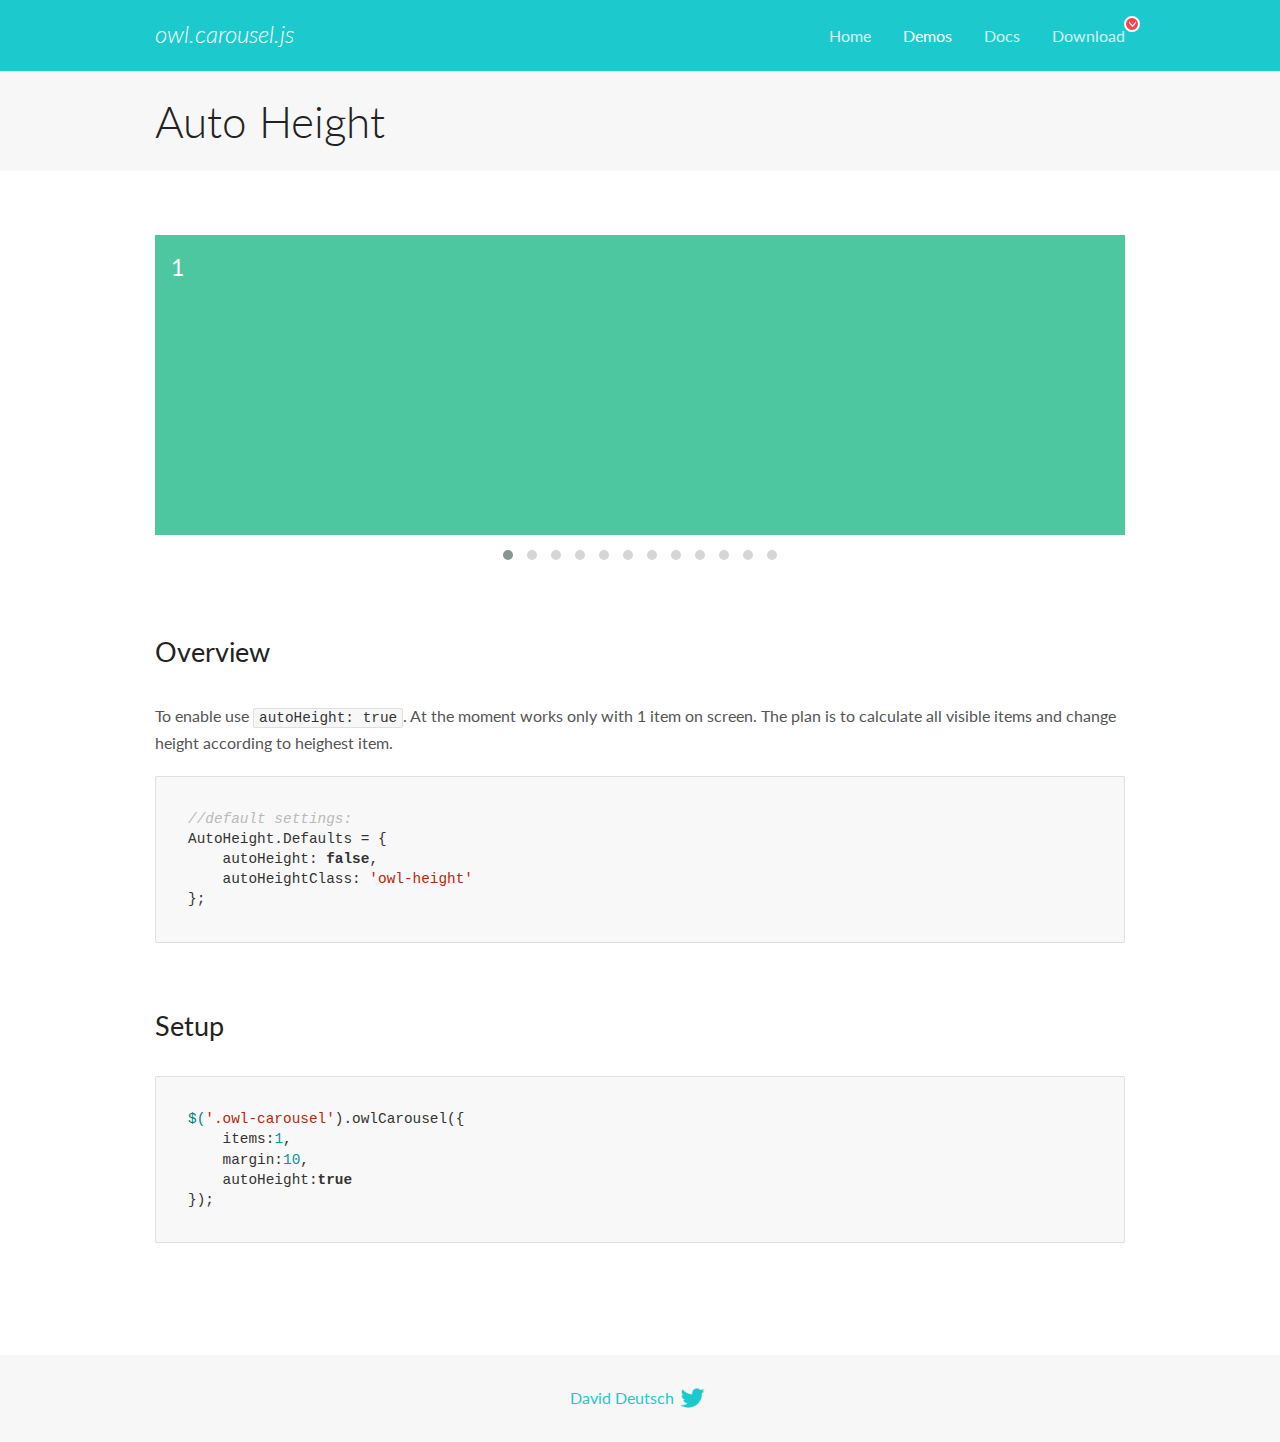
<file: libraries/owl.carousel/docs/demos/autoheight.html>
<!DOCTYPE html>
<html lang="en">
  <head>

    <!-- head -->
    <meta charset="utf-8">
    <meta name="msapplication-tap-highlight" content="no" />
    <meta name="viewport" content="width=device-width, initial-scale=1.0" />
    <meta name="description" content="autoHeight usage demo">
    <meta name="author" content="David Deutsch">
    <title>
      Auto Height Demo | Owl Carousel | 2.3.4
    </title>

    <!-- Stylesheets -->
    <link href='https://fonts.googleapis.com/css?family=Lato:300,400,700,400italic,300italic' rel='stylesheet' type='text/css'>
    <link rel="stylesheet" href="../assets/css/docs.theme.min.css">

    <!-- Owl Stylesheets -->
    <link rel="stylesheet" href="../assets/owlcarousel/assets/owl.carousel.min.css">
    <link rel="stylesheet" href="../assets/owlcarousel/assets/owl.theme.default.min.css">

    <!-- HTML5 shim and Respond.js IE8 support of HTML5 elements and media queries -->

    <!--[if lt IE 9]>
      <script src="https://oss.maxcdn.com/libs/html5shiv/3.7.0/html5shiv.js"></script>
      <script src="https://oss.maxcdn.com/libs/respond.js/1.3.0/respond.min.js"></script>
    <![endif]-->

    <!-- Favicons -->
    <link rel="apple-touch-icon-precomposed" sizes="144x144" href="../assets/ico/apple-touch-icon-144-precomposed.png">
    <link rel="shortcut icon" href="../assets/ico/favicon.png">
    <link rel="shortcut icon" href="favicon.ico">

    <!-- Yeah i know js should not be in header. Its required for demos.-->

    <!-- javascript -->
    <script src="../assets/vendors/jquery.min.js"></script>
    <script src="../assets/owlcarousel/owl.carousel.js"></script>
  </head>
  <body>

    <!-- header -->
    <header class="header">
      <div class="row">
        <div class="large-12 columns">
          <div class="brand left">
            <h3>
              <a href="/OwlCarousel2/">owl.carousel.js</a> 
            </h3>
          </div>
          <a id="toggle-nav" class="right">
            <span></span> <span></span> <span></span> 
          </a> 
          <div class="nav-bar">
            <ul class="clearfix">
              <li> <a href="/OwlCarousel2/index.html">Home</a>  </li>
              <li class="active">
                <a href="/OwlCarousel2/demos/demos.html">Demos</a> 
              </li>
              <li> <a href="/OwlCarousel2/docs/started-welcome.html">Docs</a>  </li>
              <li>
                <a href="https://github.com/OwlCarousel2/OwlCarousel2/archive/2.3.4.zip">Download</a> 
                <span class="download"></span> 
              </li>
            </ul>
          </div>
        </div>
      </div>
    </header>

    <!-- title -->
    <section class="title">
      <div class="row">
        <div class="large-12 columns">
          <h1>Auto Height</h1>
        </div>
      </div>
    </section>

    <!--  Demos -->
    <section id="demos">
      <div class="row">
        <div class="large-12 columns">
          <div class="owl-carousel owl-theme">
            <div class="item" style="height:300px">
              <h4>1</h4>
            </div>
            <div class="item" style="height:100px">
              <h4>2</h4>
            </div>
            <div class="item" style="height:500px">
              <h4>3</h4>
            </div>
            <div class="item" style="height:250px">
              <h4>4</h4>
            </div>
            <div class="item" style="height:400px">
              <h4>5</h4>
            </div>
            <div class="item" style="height:500px">
              <h4>6</h4>
            </div>
            <div class="item" style="height:600px">
              <h4>7</h4>
            </div>
            <div class="item" style="height:400px">
              <h4>8</h4>
            </div>
            <div class="item" style="height:300px">
              <h4>9</h4>
            </div>
            <div class="item" style="height:350px">
              <h4>10</h4>
            </div>
            <div class="item" style="height:200px">
              <h4>11</h4>
            </div>
            <div class="item" style="height:150px">
              <h4>12</h4>
            </div>
          </div>
          <h3 id="overview">Overview</h3>
          <p>To enable use <code>autoHeight: true</code>. At the moment works only with 1 item on screen. The plan is to calculate all visible items and change height according to heighest item.</p>
          <pre><code>//default settings:
AutoHeight.Defaults = {
    autoHeight: false,
    autoHeightClass: &#39;owl-height&#39;
};</code></pre>
          <h3 id="setup">Setup</h3>
          <pre><code>$(&#39;.owl-carousel&#39;).owlCarousel({
    items:1,
    margin:10,
    autoHeight:true
});</code></pre>
          <script>
            $(document).ready(function() {
              $('.owl-carousel').owlCarousel({
                items: 1,
                margin: 10,
                autoHeight: true
              });
            })
          </script>
        </div>
      </div>
    </section>

    <!-- footer -->
    <footer class="footer">
      <div class="row">
        <div class="large-12 columns">
          <h5>
            <a href="/OwlCarousel2/docs/support-contact.html">David Deutsch</a> 
            <a id="custom-tweet-button" href="https://twitter.com/share?url=https://github.com/OwlCarousel2/OwlCarousel2&text=Owl Carousel - This is so awesome! " target="_blank"></a> 
          </h5>
        </div>
      </div>
    </footer>

    <!-- vendors -->
    <script src="../assets/vendors/highlight.js"></script>
    <script src="../assets/js/app.js"></script>
  </body>
</html>
</file>
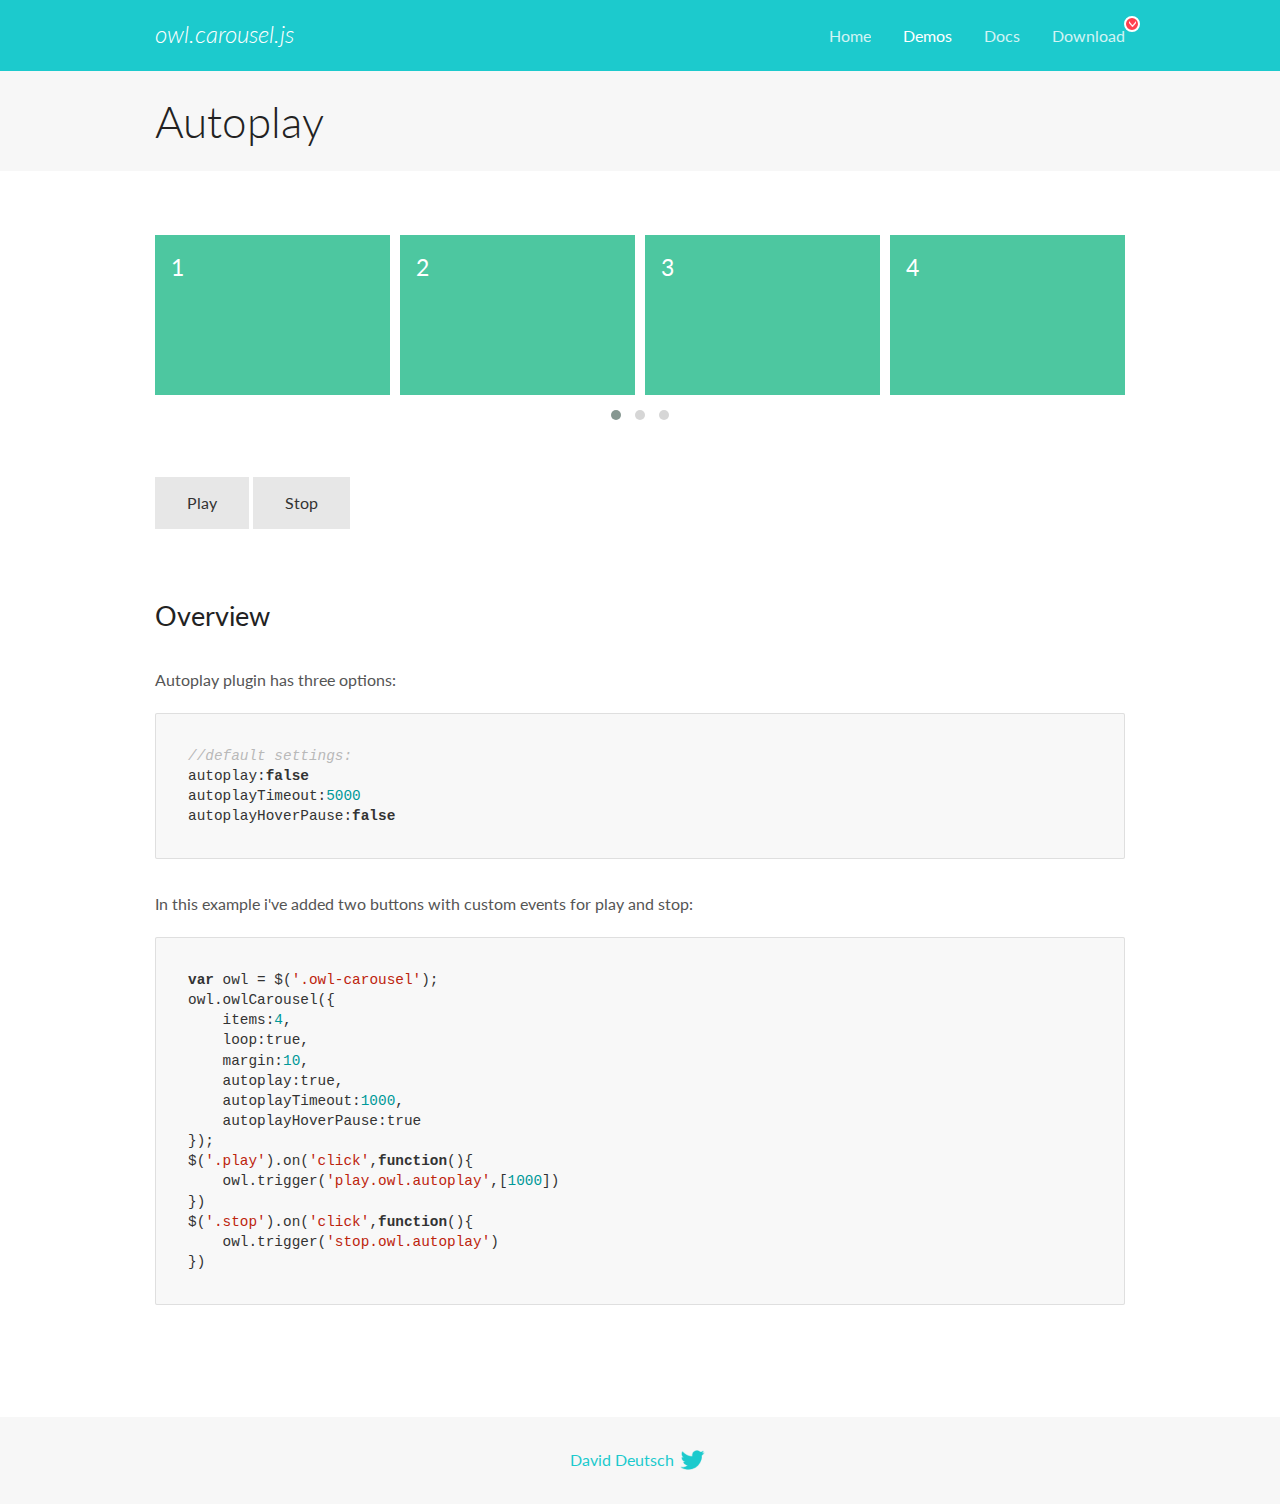
<file: libraries/owl.carousel/docs/demos/autoplay.html>
<!DOCTYPE html>
<html lang="en">
  <head>

    <!-- head -->
    <meta charset="utf-8">
    <meta name="msapplication-tap-highlight" content="no" />
    <meta name="viewport" content="width=device-width, initial-scale=1.0" />
    <meta name="description" content="Autoplay usage demo">
    <meta name="author" content="David Deutsch">
    <title>
      Autoplay Demo | Owl Carousel | 2.3.4
    </title>

    <!-- Stylesheets -->
    <link href='https://fonts.googleapis.com/css?family=Lato:300,400,700,400italic,300italic' rel='stylesheet' type='text/css'>
    <link rel="stylesheet" href="../assets/css/docs.theme.min.css">

    <!-- Owl Stylesheets -->
    <link rel="stylesheet" href="../assets/owlcarousel/assets/owl.carousel.min.css">
    <link rel="stylesheet" href="../assets/owlcarousel/assets/owl.theme.default.min.css">

    <!-- HTML5 shim and Respond.js IE8 support of HTML5 elements and media queries -->

    <!--[if lt IE 9]>
      <script src="https://oss.maxcdn.com/libs/html5shiv/3.7.0/html5shiv.js"></script>
      <script src="https://oss.maxcdn.com/libs/respond.js/1.3.0/respond.min.js"></script>
    <![endif]-->

    <!-- Favicons -->
    <link rel="apple-touch-icon-precomposed" sizes="144x144" href="../assets/ico/apple-touch-icon-144-precomposed.png">
    <link rel="shortcut icon" href="../assets/ico/favicon.png">
    <link rel="shortcut icon" href="favicon.ico">

    <!-- Yeah i know js should not be in header. Its required for demos.-->

    <!-- javascript -->
    <script src="../assets/vendors/jquery.min.js"></script>
    <script src="../assets/owlcarousel/owl.carousel.js"></script>
  </head>
  <body>

    <!-- header -->
    <header class="header">
      <div class="row">
        <div class="large-12 columns">
          <div class="brand left">
            <h3>
              <a href="/OwlCarousel2/">owl.carousel.js</a> 
            </h3>
          </div>
          <a id="toggle-nav" class="right">
            <span></span> <span></span> <span></span> 
          </a> 
          <div class="nav-bar">
            <ul class="clearfix">
              <li> <a href="/OwlCarousel2/index.html">Home</a>  </li>
              <li class="active">
                <a href="/OwlCarousel2/demos/demos.html">Demos</a> 
              </li>
              <li> <a href="/OwlCarousel2/docs/started-welcome.html">Docs</a>  </li>
              <li>
                <a href="https://github.com/OwlCarousel2/OwlCarousel2/archive/2.3.4.zip">Download</a> 
                <span class="download"></span> 
              </li>
            </ul>
          </div>
        </div>
      </div>
    </header>

    <!-- title -->
    <section class="title">
      <div class="row">
        <div class="large-12 columns">
          <h1>Autoplay</h1>
        </div>
      </div>
    </section>

    <!--  Demos -->
    <section id="demos">
      <div class="row">
        <div class="large-12 columns">
          <div class="owl-carousel owl-theme">
            <div class="item">
              <h4>1</h4>
            </div>
            <div class="item">
              <h4>2</h4>
            </div>
            <div class="item">
              <h4>3</h4>
            </div>
            <div class="item">
              <h4>4</h4>
            </div>
            <div class="item">
              <h4>5</h4>
            </div>
            <div class="item">
              <h4>6</h4>
            </div>
            <div class="item">
              <h4>7</h4>
            </div>
            <div class="item">
              <h4>8</h4>
            </div>
            <div class="item">
              <h4>9</h4>
            </div>
            <div class="item">
              <h4>10</h4>
            </div>
            <div class="item">
              <h4>11</h4>
            </div>
            <div class="item">
              <h4>12</h4>
            </div>
          </div>
          <a class="button secondary play">Play</a> 
          <a class="button secondary stop">Stop</a> 
          <h3 id="overview">Overview</h3>
          <p>Autoplay plugin has three options:</p>
          <pre><code>//default settings:
autoplay:false
autoplayTimeout:5000
autoplayHoverPause:false</code></pre>
          <p>In this example i&#39;ve added two buttons with custom events for play and stop:</p>
          <pre><code>var owl = $(&#39;.owl-carousel&#39;);
owl.owlCarousel({
    items:4,
    loop:true,
    margin:10,
    autoplay:true,
    autoplayTimeout:1000,
    autoplayHoverPause:true
});
$(&#39;.play&#39;).on(&#39;click&#39;,function(){
    owl.trigger(&#39;play.owl.autoplay&#39;,[1000])
})
$(&#39;.stop&#39;).on(&#39;click&#39;,function(){
    owl.trigger(&#39;stop.owl.autoplay&#39;)
})</code></pre>
          <script>
            $(document).ready(function() {
              var owl = $('.owl-carousel');
              owl.owlCarousel({
                items: 4,
                loop: true,
                margin: 10,
                autoplay: true,
                autoplayTimeout: 1000,
                autoplayHoverPause: true
              });
              $('.play').on('click', function() {
                owl.trigger('play.owl.autoplay', [1000])
              })
              $('.stop').on('click', function() {
                owl.trigger('stop.owl.autoplay')
              })
            })
          </script>
        </div>
      </div>
    </section>

    <!-- footer -->
    <footer class="footer">
      <div class="row">
        <div class="large-12 columns">
          <h5>
            <a href="/OwlCarousel2/docs/support-contact.html">David Deutsch</a> 
            <a id="custom-tweet-button" href="https://twitter.com/share?url=https://github.com/OwlCarousel2/OwlCarousel2&text=Owl Carousel - This is so awesome! " target="_blank"></a> 
          </h5>
        </div>
      </div>
    </footer>

    <!-- vendors -->
    <script src="../assets/vendors/highlight.js"></script>
    <script src="../assets/js/app.js"></script>
  </body>
</html>
</file>
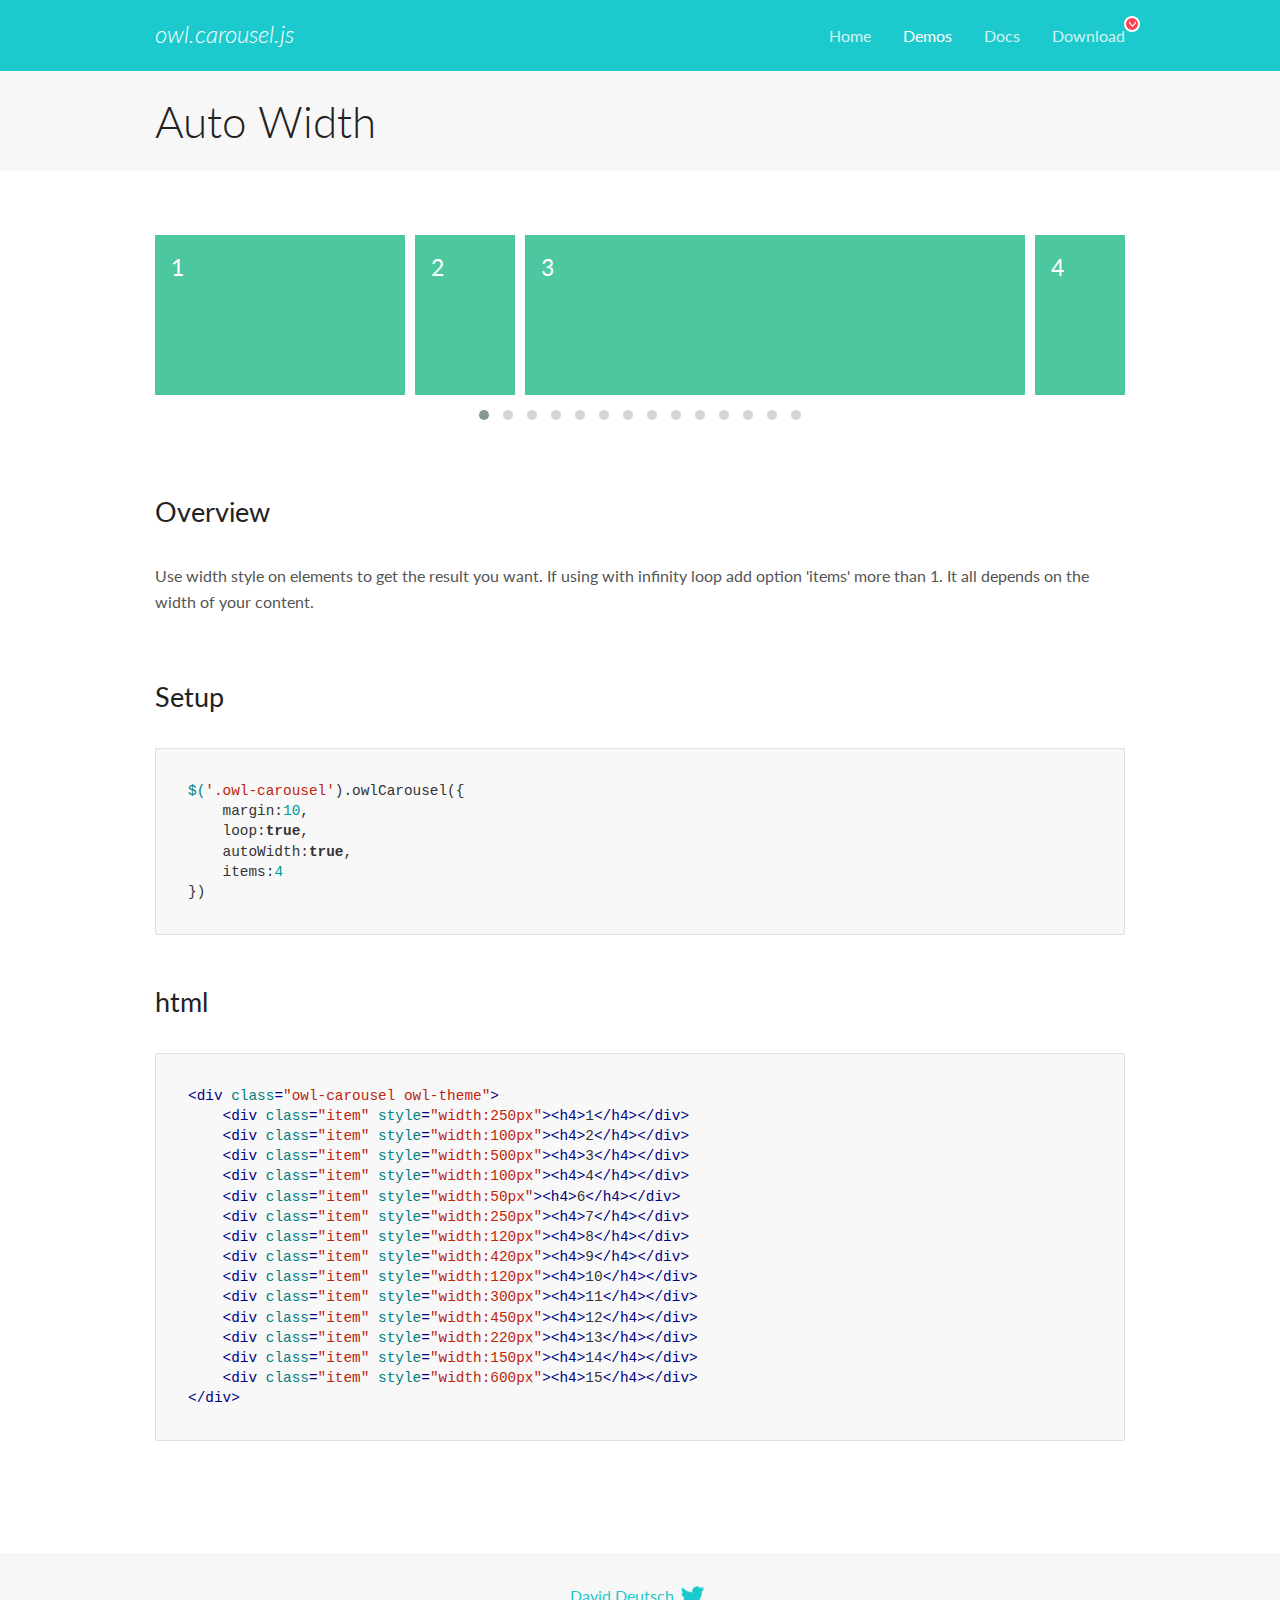
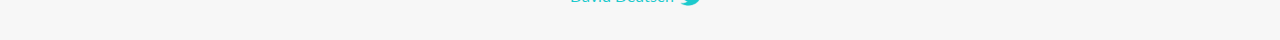
<file: libraries/owl.carousel/docs/demos/autowidth.html>
<!DOCTYPE html>
<html lang="en">
  <head>

    <!-- head -->
    <meta charset="utf-8">
    <meta name="msapplication-tap-highlight" content="no" />
    <meta name="viewport" content="width=device-width, initial-scale=1.0" />
    <meta name="description" content="Auto Width">
    <meta name="author" content="David Deutsch">
    <title>
      Auto Width Demo | Owl Carousel | 2.3.4
    </title>

    <!-- Stylesheets -->
    <link href='https://fonts.googleapis.com/css?family=Lato:300,400,700,400italic,300italic' rel='stylesheet' type='text/css'>
    <link rel="stylesheet" href="../assets/css/docs.theme.min.css">

    <!-- Owl Stylesheets -->
    <link rel="stylesheet" href="../assets/owlcarousel/assets/owl.carousel.min.css">
    <link rel="stylesheet" href="../assets/owlcarousel/assets/owl.theme.default.min.css">

    <!-- HTML5 shim and Respond.js IE8 support of HTML5 elements and media queries -->

    <!--[if lt IE 9]>
      <script src="https://oss.maxcdn.com/libs/html5shiv/3.7.0/html5shiv.js"></script>
      <script src="https://oss.maxcdn.com/libs/respond.js/1.3.0/respond.min.js"></script>
    <![endif]-->

    <!-- Favicons -->
    <link rel="apple-touch-icon-precomposed" sizes="144x144" href="../assets/ico/apple-touch-icon-144-precomposed.png">
    <link rel="shortcut icon" href="../assets/ico/favicon.png">
    <link rel="shortcut icon" href="favicon.ico">

    <!-- Yeah i know js should not be in header. Its required for demos.-->

    <!-- javascript -->
    <script src="../assets/vendors/jquery.min.js"></script>
    <script src="../assets/owlcarousel/owl.carousel.js"></script>
  </head>
  <body>

    <!-- header -->
    <header class="header">
      <div class="row">
        <div class="large-12 columns">
          <div class="brand left">
            <h3>
              <a href="/OwlCarousel2/">owl.carousel.js</a> 
            </h3>
          </div>
          <a id="toggle-nav" class="right">
            <span></span> <span></span> <span></span> 
          </a> 
          <div class="nav-bar">
            <ul class="clearfix">
              <li> <a href="/OwlCarousel2/index.html">Home</a>  </li>
              <li class="active">
                <a href="/OwlCarousel2/demos/demos.html">Demos</a> 
              </li>
              <li> <a href="/OwlCarousel2/docs/started-welcome.html">Docs</a>  </li>
              <li>
                <a href="https://github.com/OwlCarousel2/OwlCarousel2/archive/2.3.4.zip">Download</a> 
                <span class="download"></span> 
              </li>
            </ul>
          </div>
        </div>
      </div>
    </header>

    <!-- title -->
    <section class="title">
      <div class="row">
        <div class="large-12 columns">
          <h1>Auto Width</h1>
        </div>
      </div>
    </section>

    <!--  Demos -->
    <section id="demos">
      <div class="row">
        <div class="large-12 columns">
          <div class="owl-carousel owl-theme">
            <div class="item" style="width:250px">
              <h4>1</h4>
            </div>
            <div class="item" style="width:100px">
              <h4>2</h4>
            </div>
            <div class="item" style="width:500px">
              <h4>3</h4>
            </div>
            <div class="item" style="width:100px">
              <h4>4</h4>
            </div>
            <div class="item" style="width:50px">
              <h4>6</h4>
            </div>
            <div class="item" style="width:250px">
              <h4>7</h4>
            </div>
            <div class="item" style="width:120px">
              <h4>8</h4>
            </div>
            <div class="item" style="width:420px">
              <h4>9</h4>
            </div>
            <div class="item" style="width:120px">
              <h4>10</h4>
            </div>
            <div class="item" style="width:300px">
              <h4>11</h4>
            </div>
            <div class="item" style="width:450px">
              <h4>12</h4>
            </div>
            <div class="item" style="width:220px">
              <h4>13</h4>
            </div>
            <div class="item" style="width:150px">
              <h4>14</h4>
            </div>
            <div class="item" style="width:600px">
              <h4>15</h4>
            </div>
          </div>
          <h3 id="overview">Overview</h3>
          <p>Use width style on elements to get the result you want. If using with infinity loop add option &#39;items&#39; more than 1. It all depends on the width of your content.</p>
          <h3 id="setup">Setup</h3>
          <pre><code>$(&#39;.owl-carousel&#39;).owlCarousel({
    margin:10,
    loop:true,
    autoWidth:true,
    items:4
})</code></pre>
          <h3 id="html">html</h3>
          <pre><code>&lt;div class=&quot;owl-carousel owl-theme&quot;&gt;
    &lt;div class=&quot;item&quot; style=&quot;width:250px&quot;&gt;&lt;h4&gt;1&lt;/h4&gt;&lt;/div&gt;
    &lt;div class=&quot;item&quot; style=&quot;width:100px&quot;&gt;&lt;h4&gt;2&lt;/h4&gt;&lt;/div&gt;
    &lt;div class=&quot;item&quot; style=&quot;width:500px&quot;&gt;&lt;h4&gt;3&lt;/h4&gt;&lt;/div&gt;
    &lt;div class=&quot;item&quot; style=&quot;width:100px&quot;&gt;&lt;h4&gt;4&lt;/h4&gt;&lt;/div&gt;
    &lt;div class=&quot;item&quot; style=&quot;width:50px&quot;&gt;&lt;h4&gt;6&lt;/h4&gt;&lt;/div&gt;
    &lt;div class=&quot;item&quot; style=&quot;width:250px&quot;&gt;&lt;h4&gt;7&lt;/h4&gt;&lt;/div&gt;
    &lt;div class=&quot;item&quot; style=&quot;width:120px&quot;&gt;&lt;h4&gt;8&lt;/h4&gt;&lt;/div&gt;
    &lt;div class=&quot;item&quot; style=&quot;width:420px&quot;&gt;&lt;h4&gt;9&lt;/h4&gt;&lt;/div&gt;
    &lt;div class=&quot;item&quot; style=&quot;width:120px&quot;&gt;&lt;h4&gt;10&lt;/h4&gt;&lt;/div&gt;
    &lt;div class=&quot;item&quot; style=&quot;width:300px&quot;&gt;&lt;h4&gt;11&lt;/h4&gt;&lt;/div&gt;
    &lt;div class=&quot;item&quot; style=&quot;width:450px&quot;&gt;&lt;h4&gt;12&lt;/h4&gt;&lt;/div&gt;
    &lt;div class=&quot;item&quot; style=&quot;width:220px&quot;&gt;&lt;h4&gt;13&lt;/h4&gt;&lt;/div&gt;
    &lt;div class=&quot;item&quot; style=&quot;width:150px&quot;&gt;&lt;h4&gt;14&lt;/h4&gt;&lt;/div&gt;
    &lt;div class=&quot;item&quot; style=&quot;width:600px&quot;&gt;&lt;h4&gt;15&lt;/h4&gt;&lt;/div&gt;
&lt;/div&gt;</code></pre>
          <script>
            $(document).ready(function() {
              $('.owl-carousel').owlCarousel({
                margin: 10,
                loop: true,
                autoWidth: true,
                items: 4
              })
            })
          </script>
        </div>
      </div>
    </section>

    <!-- footer -->
    <footer class="footer">
      <div class="row">
        <div class="large-12 columns">
          <h5>
            <a href="/OwlCarousel2/docs/support-contact.html">David Deutsch</a> 
            <a id="custom-tweet-button" href="https://twitter.com/share?url=https://github.com/OwlCarousel2/OwlCarousel2&text=Owl Carousel - This is so awesome! " target="_blank"></a> 
          </h5>
        </div>
      </div>
    </footer>

    <!-- vendors -->
    <script src="../assets/vendors/highlight.js"></script>
    <script src="../assets/js/app.js"></script>
  </body>
</html>
</file>
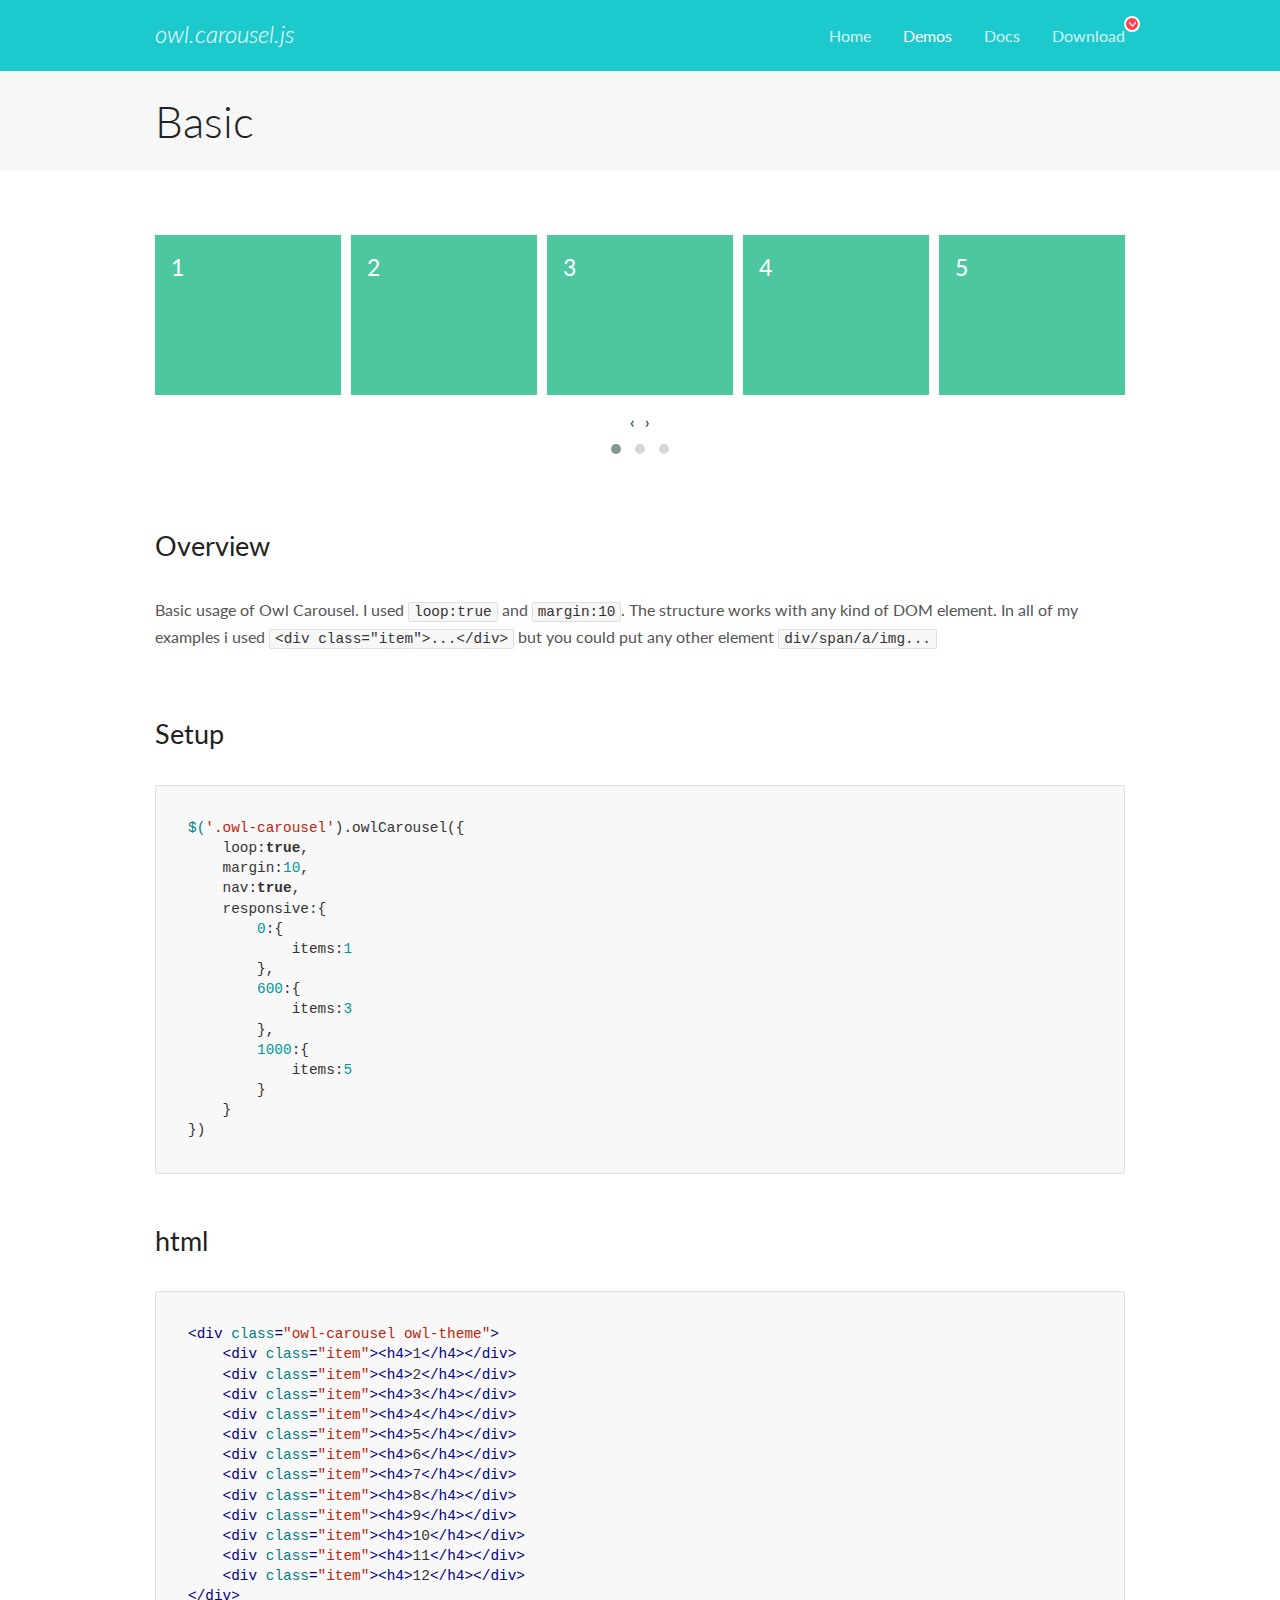
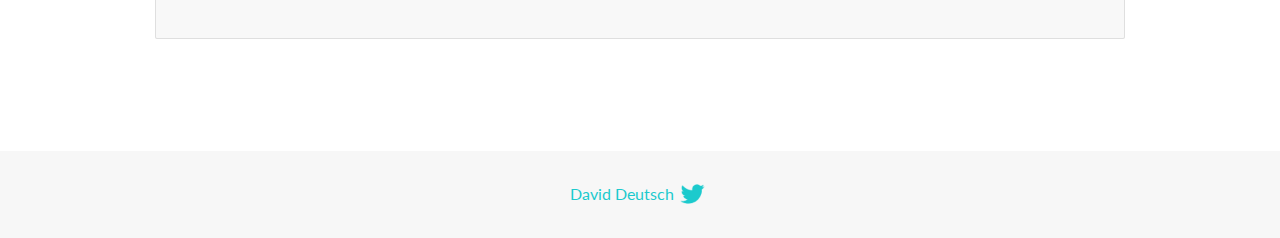
<file: libraries/owl.carousel/docs/demos/basic.html>
<!DOCTYPE html>
<html lang="en">
  <head>

    <!-- head -->
    <meta charset="utf-8">
    <meta name="msapplication-tap-highlight" content="no" />
    <meta name="viewport" content="width=device-width, initial-scale=1.0" />
    <meta name="description" content="Basic usage demo">
    <meta name="author" content="David Deutsch">
    <title>
      Basic Demo | Owl Carousel | 2.3.4
    </title>

    <!-- Stylesheets -->
    <link href='https://fonts.googleapis.com/css?family=Lato:300,400,700,400italic,300italic' rel='stylesheet' type='text/css'>
    <link rel="stylesheet" href="../assets/css/docs.theme.min.css">

    <!-- Owl Stylesheets -->
    <link rel="stylesheet" href="../assets/owlcarousel/assets/owl.carousel.min.css">
    <link rel="stylesheet" href="../assets/owlcarousel/assets/owl.theme.default.min.css">

    <!-- HTML5 shim and Respond.js IE8 support of HTML5 elements and media queries -->

    <!--[if lt IE 9]>
      <script src="https://oss.maxcdn.com/libs/html5shiv/3.7.0/html5shiv.js"></script>
      <script src="https://oss.maxcdn.com/libs/respond.js/1.3.0/respond.min.js"></script>
    <![endif]-->

    <!-- Favicons -->
    <link rel="apple-touch-icon-precomposed" sizes="144x144" href="../assets/ico/apple-touch-icon-144-precomposed.png">
    <link rel="shortcut icon" href="../assets/ico/favicon.png">
    <link rel="shortcut icon" href="favicon.ico">

    <!-- Yeah i know js should not be in header. Its required for demos.-->

    <!-- javascript -->
    <script src="../assets/vendors/jquery.min.js"></script>
    <script src="../assets/owlcarousel/owl.carousel.js"></script>
  </head>
  <body>

    <!-- header -->
    <header class="header">
      <div class="row">
        <div class="large-12 columns">
          <div class="brand left">
            <h3>
              <a href="/OwlCarousel2/">owl.carousel.js</a> 
            </h3>
          </div>
          <a id="toggle-nav" class="right">
            <span></span> <span></span> <span></span> 
          </a> 
          <div class="nav-bar">
            <ul class="clearfix">
              <li> <a href="/OwlCarousel2/index.html">Home</a>  </li>
              <li class="active">
                <a href="/OwlCarousel2/demos/demos.html">Demos</a> 
              </li>
              <li> <a href="/OwlCarousel2/docs/started-welcome.html">Docs</a>  </li>
              <li>
                <a href="https://github.com/OwlCarousel2/OwlCarousel2/archive/2.3.4.zip">Download</a> 
                <span class="download"></span> 
              </li>
            </ul>
          </div>
        </div>
      </div>
    </header>

    <!-- title -->
    <section class="title">
      <div class="row">
        <div class="large-12 columns">
          <h1>Basic</h1>
        </div>
      </div>
    </section>

    <!--  Demos -->
    <section id="demos">
      <div class="row">
        <div class="large-12 columns">
          <div class="owl-carousel owl-theme">
            <div class="item">
              <h4>1</h4>
            </div>
            <div class="item">
              <h4>2</h4>
            </div>
            <div class="item">
              <h4>3</h4>
            </div>
            <div class="item">
              <h4>4</h4>
            </div>
            <div class="item">
              <h4>5</h4>
            </div>
            <div class="item">
              <h4>6</h4>
            </div>
            <div class="item">
              <h4>7</h4>
            </div>
            <div class="item">
              <h4>8</h4>
            </div>
            <div class="item">
              <h4>9</h4>
            </div>
            <div class="item">
              <h4>10</h4>
            </div>
            <div class="item">
              <h4>11</h4>
            </div>
            <div class="item">
              <h4>12</h4>
            </div>
          </div>
          <h3 id="overview">Overview</h3>
          <p>Basic usage of Owl Carousel. I used <code>loop:true</code> and <code>margin:10</code>. The structure works with any kind of DOM element. In all of my examples i used <code>&lt;div class=&quot;item&quot;&gt;...&lt;/div&gt;</code> but you could
            put any other element <code>div/span/a/img...</code></p>
          <h3 id="setup">Setup</h3>
          <pre><code>$(&#39;.owl-carousel&#39;).owlCarousel({
    loop:true,
    margin:10,
    nav:true,
    responsive:{
        0:{
            items:1
        },
        600:{
            items:3
        },
        1000:{
            items:5
        }
    }
})</code></pre>
          <h3 id="html">html</h3>
          <pre><code>&lt;div class=&quot;owl-carousel owl-theme&quot;&gt;
    &lt;div class=&quot;item&quot;&gt;&lt;h4&gt;1&lt;/h4&gt;&lt;/div&gt;
    &lt;div class=&quot;item&quot;&gt;&lt;h4&gt;2&lt;/h4&gt;&lt;/div&gt;
    &lt;div class=&quot;item&quot;&gt;&lt;h4&gt;3&lt;/h4&gt;&lt;/div&gt;
    &lt;div class=&quot;item&quot;&gt;&lt;h4&gt;4&lt;/h4&gt;&lt;/div&gt;
    &lt;div class=&quot;item&quot;&gt;&lt;h4&gt;5&lt;/h4&gt;&lt;/div&gt;
    &lt;div class=&quot;item&quot;&gt;&lt;h4&gt;6&lt;/h4&gt;&lt;/div&gt;
    &lt;div class=&quot;item&quot;&gt;&lt;h4&gt;7&lt;/h4&gt;&lt;/div&gt;
    &lt;div class=&quot;item&quot;&gt;&lt;h4&gt;8&lt;/h4&gt;&lt;/div&gt;
    &lt;div class=&quot;item&quot;&gt;&lt;h4&gt;9&lt;/h4&gt;&lt;/div&gt;
    &lt;div class=&quot;item&quot;&gt;&lt;h4&gt;10&lt;/h4&gt;&lt;/div&gt;
    &lt;div class=&quot;item&quot;&gt;&lt;h4&gt;11&lt;/h4&gt;&lt;/div&gt;
    &lt;div class=&quot;item&quot;&gt;&lt;h4&gt;12&lt;/h4&gt;&lt;/div&gt;
&lt;/div&gt;</code></pre>
          <script>
            $(document).ready(function() {
              var owl = $('.owl-carousel');
              owl.owlCarousel({
                margin: 10,
                nav: true,
                loop: true,
                responsive: {
                  0: {
                    items: 1
                  },
                  600: {
                    items: 3
                  },
                  1000: {
                    items: 5
                  }
                }
              })
            })
          </script>
        </div>
      </div>
    </section>

    <!-- footer -->
    <footer class="footer">
      <div class="row">
        <div class="large-12 columns">
          <h5>
            <a href="/OwlCarousel2/docs/support-contact.html">David Deutsch</a> 
            <a id="custom-tweet-button" href="https://twitter.com/share?url=https://github.com/OwlCarousel2/OwlCarousel2&text=Owl Carousel - This is so awesome! " target="_blank"></a> 
          </h5>
        </div>
      </div>
    </footer>

    <!-- vendors -->
    <script src="../assets/vendors/highlight.js"></script>
    <script src="../assets/js/app.js"></script>
  </body>
</html>
</file>
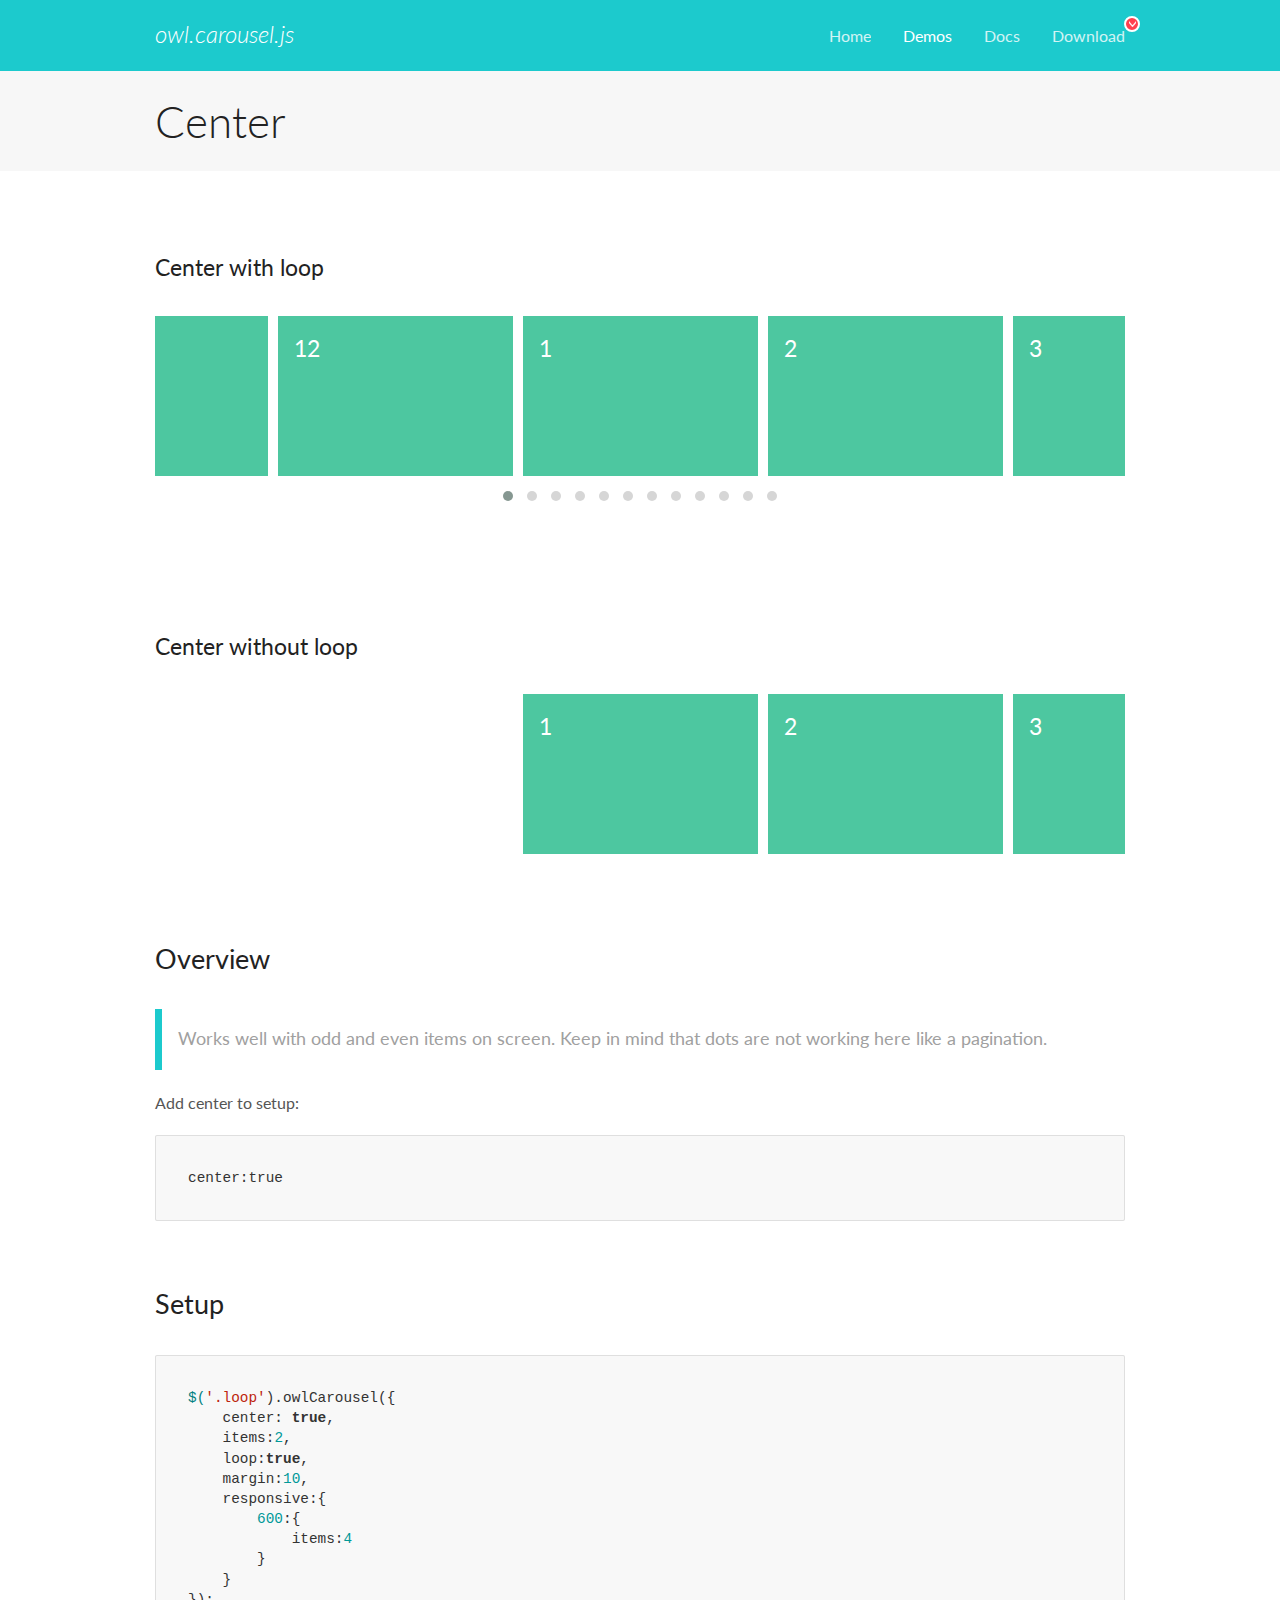
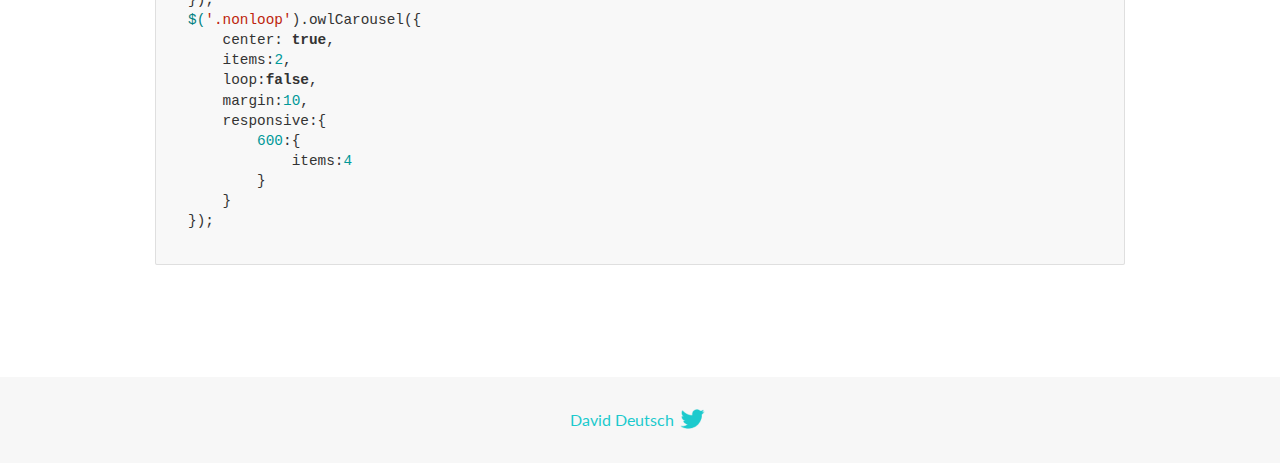
<file: libraries/owl.carousel/docs/demos/center.html>
<!DOCTYPE html>
<html lang="en">
  <head>

    <!-- head -->
    <meta charset="utf-8">
    <meta name="msapplication-tap-highlight" content="no" />
    <meta name="viewport" content="width=device-width, initial-scale=1.0" />
    <meta name="description" content="Center carousel">
    <meta name="author" content="David Deutsch">
    <title>
      Center Demo | Owl Carousel | 2.3.4
    </title>

    <!-- Stylesheets -->
    <link href='https://fonts.googleapis.com/css?family=Lato:300,400,700,400italic,300italic' rel='stylesheet' type='text/css'>
    <link rel="stylesheet" href="../assets/css/docs.theme.min.css">

    <!-- Owl Stylesheets -->
    <link rel="stylesheet" href="../assets/owlcarousel/assets/owl.carousel.min.css">
    <link rel="stylesheet" href="../assets/owlcarousel/assets/owl.theme.default.min.css">

    <!-- HTML5 shim and Respond.js IE8 support of HTML5 elements and media queries -->

    <!--[if lt IE 9]>
      <script src="https://oss.maxcdn.com/libs/html5shiv/3.7.0/html5shiv.js"></script>
      <script src="https://oss.maxcdn.com/libs/respond.js/1.3.0/respond.min.js"></script>
    <![endif]-->

    <!-- Favicons -->
    <link rel="apple-touch-icon-precomposed" sizes="144x144" href="../assets/ico/apple-touch-icon-144-precomposed.png">
    <link rel="shortcut icon" href="../assets/ico/favicon.png">
    <link rel="shortcut icon" href="favicon.ico">

    <!-- Yeah i know js should not be in header. Its required for demos.-->

    <!-- javascript -->
    <script src="../assets/vendors/jquery.min.js"></script>
    <script src="../assets/owlcarousel/owl.carousel.js"></script>
  </head>
  <body>

    <!-- header -->
    <header class="header">
      <div class="row">
        <div class="large-12 columns">
          <div class="brand left">
            <h3>
              <a href="/OwlCarousel2/">owl.carousel.js</a> 
            </h3>
          </div>
          <a id="toggle-nav" class="right">
            <span></span> <span></span> <span></span> 
          </a> 
          <div class="nav-bar">
            <ul class="clearfix">
              <li> <a href="/OwlCarousel2/index.html">Home</a>  </li>
              <li class="active">
                <a href="/OwlCarousel2/demos/demos.html">Demos</a> 
              </li>
              <li> <a href="/OwlCarousel2/docs/started-welcome.html">Docs</a>  </li>
              <li>
                <a href="https://github.com/OwlCarousel2/OwlCarousel2/archive/2.3.4.zip">Download</a> 
                <span class="download"></span> 
              </li>
            </ul>
          </div>
        </div>
      </div>
    </header>

    <!-- title -->
    <section class="title">
      <div class="row">
        <div class="large-12 columns">
          <h1>Center</h1>
        </div>
      </div>
    </section>

    <!--  Demos -->
    <section id="demos">
      <div class="row">
        <div class="large-12 columns">
          <h4 id="center-with-loop">Center with loop</h4>
          <div class="loop owl-carousel owl-theme">
            <div class="item">
              <h4>1</h4>
            </div>
            <div class="item">
              <h4>2</h4>
            </div>
            <div class="item">
              <h4>3</h4>
            </div>
            <div class="item">
              <h4>4</h4>
            </div>
            <div class="item">
              <h4>5</h4>
            </div>
            <div class="item">
              <h4>6</h4>
            </div>
            <div class="item">
              <h4>7</h4>
            </div>
            <div class="item">
              <h4>8</h4>
            </div>
            <div class="item">
              <h4>9</h4>
            </div>
            <div class="item">
              <h4>10</h4>
            </div>
            <div class="item">
              <h4>11</h4>
            </div>
            <div class="item">
              <h4>12</h4>
            </div>
          </div>
          <br>
          <h4 id="center-without-loop">Center without loop</h4>
          <div class="nonloop owl-carousel">
            <div class="item">
              <h4>1</h4>
            </div>
            <div class="item">
              <h4>2</h4>
            </div>
            <div class="item">
              <h4>3</h4>
            </div>
            <div class="item">
              <h4>4</h4>
            </div>
            <div class="item">
              <h4>5</h4>
            </div>
            <div class="item">
              <h4>6</h4>
            </div>
            <div class="item">
              <h4>7</h4>
            </div>
            <div class="item">
              <h4>8</h4>
            </div>
            <div class="item">
              <h4>9</h4>
            </div>
            <div class="item">
              <h4>10</h4>
            </div>
            <div class="item">
              <h4>11</h4>
            </div>
            <div class="item">
              <h4>12</h4>
            </div>
          </div>
          <h3 id="overview">Overview</h3>
          <blockquote>
            <p>Works well with odd and even items on screen. Keep in mind that dots are not working here like a pagination.</p>
          </blockquote>
          <p>Add center to setup:</p>
          <pre><code>center:true</code></pre>
          <h3 id="setup">Setup</h3>
          <pre><code>$(&#39;.loop&#39;).owlCarousel({
    center: true,
    items:2,
    loop:true,
    margin:10,
    responsive:{
        600:{
            items:4
        }
    }
});
$(&#39;.nonloop&#39;).owlCarousel({
    center: true,
    items:2,
    loop:false,
    margin:10,
    responsive:{
        600:{
            items:4
        }
    }
});</code></pre>
          <script>
            jQuery(document).ready(function($) {
              $('.loop').owlCarousel({
                center: true,
                items: 2,
                loop: true,
                margin: 10,
                responsive: {
                  600: {
                    items: 4
                  }
                }
              });
              $('.nonloop').owlCarousel({
                center: true,
                items: 2,
                loop: false,
                margin: 10,
                responsive: {
                  600: {
                    items: 4
                  }
                }
              });
            });
          </script>
        </div>
      </div>
    </section>

    <!-- footer -->
    <footer class="footer">
      <div class="row">
        <div class="large-12 columns">
          <h5>
            <a href="/OwlCarousel2/docs/support-contact.html">David Deutsch</a> 
            <a id="custom-tweet-button" href="https://twitter.com/share?url=https://github.com/OwlCarousel2/OwlCarousel2&text=Owl Carousel - This is so awesome! " target="_blank"></a> 
          </h5>
        </div>
      </div>
    </footer>

    <!-- vendors -->
    <script src="../assets/vendors/highlight.js"></script>
    <script src="../assets/js/app.js"></script>
  </body>
</html>
</file>
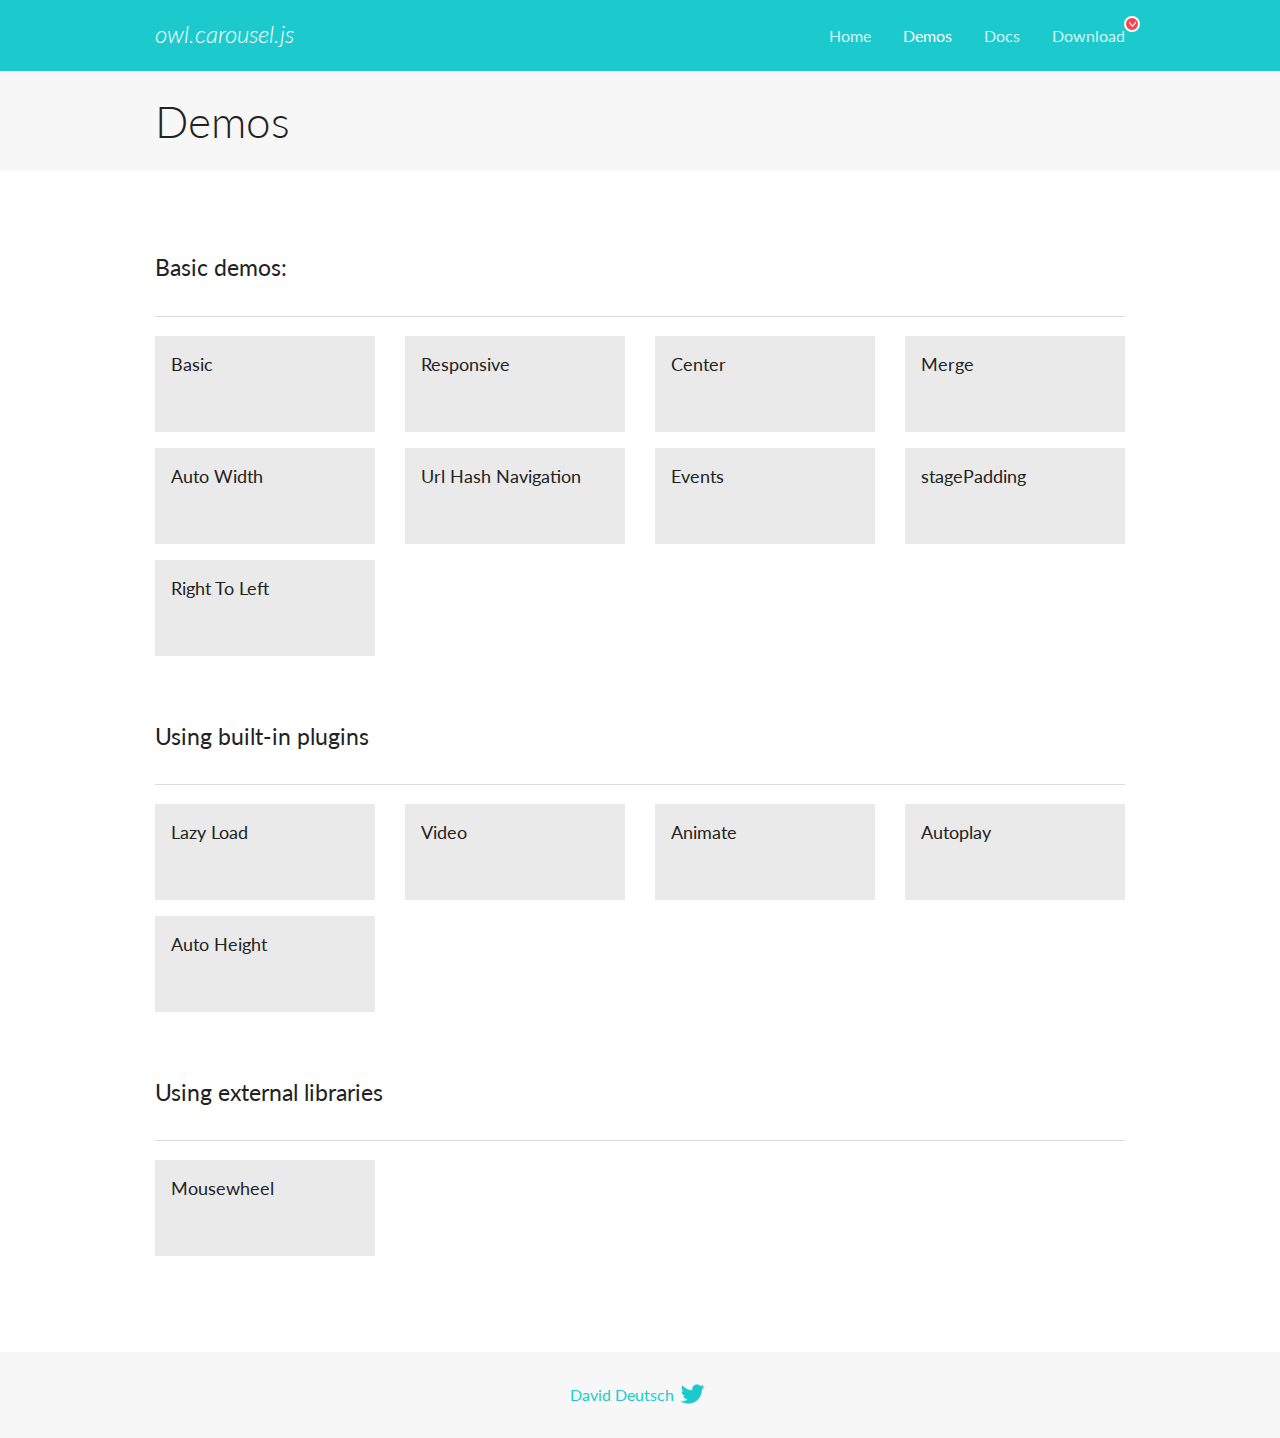
<file: libraries/owl.carousel/docs/demos/demos.html>
<!DOCTYPE html>
<html lang="en">
  <head>

    <!-- head -->
    <meta charset="utf-8">
    <meta name="msapplication-tap-highlight" content="no" />
    <meta name="viewport" content="width=device-width, initial-scale=1.0" />
    <meta name="description" content="A list of Owl Carousel examples.">
    <meta name="author" content="David Deutsch">
    <title>
      Demos | Owl Carousel | 2.3.4
    </title>

    <!-- Stylesheets -->
    <link href='https://fonts.googleapis.com/css?family=Lato:300,400,700,400italic,300italic' rel='stylesheet' type='text/css'>
    <link rel="stylesheet" href="../assets/css/docs.theme.min.css">

    <!-- Owl Stylesheets -->
    <link rel="stylesheet" href="../assets/owlcarousel/assets/owl.carousel.min.css">
    <link rel="stylesheet" href="../assets/owlcarousel/assets/owl.theme.default.min.css">

    <!-- HTML5 shim and Respond.js IE8 support of HTML5 elements and media queries -->

    <!--[if lt IE 9]>
      <script src="https://oss.maxcdn.com/libs/html5shiv/3.7.0/html5shiv.js"></script>
      <script src="https://oss.maxcdn.com/libs/respond.js/1.3.0/respond.min.js"></script>
    <![endif]-->

    <!-- Favicons -->
    <link rel="apple-touch-icon-precomposed" sizes="144x144" href="../assets/ico/apple-touch-icon-144-precomposed.png">
    <link rel="shortcut icon" href="../assets/ico/favicon.png">
    <link rel="shortcut icon" href="favicon.ico">

    <!-- Yeah i know js should not be in header. Its required for demos.-->

    <!-- javascript -->
    <script src="../assets/vendors/jquery.min.js"></script>
    <script src="../assets/owlcarousel/owl.carousel.js"></script>
  </head>
  <body>

    <!-- header -->
    <header class="header">
      <div class="row">
        <div class="large-12 columns">
          <div class="brand left">
            <h3>
              <a href="/OwlCarousel2/">owl.carousel.js</a> 
            </h3>
          </div>
          <a id="toggle-nav" class="right">
            <span></span> <span></span> <span></span> 
          </a> 
          <div class="nav-bar">
            <ul class="clearfix">
              <li> <a href="/OwlCarousel2/index.html">Home</a>  </li>
              <li class="active">
                <a href="/OwlCarousel2/demos/demos.html">Demos</a> 
              </li>
              <li> <a href="/OwlCarousel2/docs/started-welcome.html">Docs</a>  </li>
              <li>
                <a href="https://github.com/OwlCarousel2/OwlCarousel2/archive/2.3.4.zip">Download</a> 
                <span class="download"></span> 
              </li>
            </ul>
          </div>
        </div>
      </div>
    </header>

    <!-- title -->
    <section class="title">
      <div class="row">
        <div class="large-12 columns">
          <h1>Demos</h1>
        </div>
      </div>
    </section>

    <!--  Demos -->
    <section id="demos">
      <div class="row">
        <div class="large-12 columns">
          <h4 id="basic-demos-">Basic demos:</h4>
          <hr>
          <div class="demo-list">
            <div class="row">
              <div class="small-6 medium-4 large-3 columns">
                <a href="basic.html" class="demo-block">
                  <h5>Basic </h5>
                </a> 
              </div>
              <div class="small-6 medium-4 large-3 columns">
                <a href="responsive.html" class="demo-block">
                  <h5>Responsive </h5>
                </a> 
              </div>
              <div class="small-6 medium-4 large-3 columns">
                <a href="center.html" class="demo-block">
                  <h5>Center </h5>
                </a> 
              </div>
              <div class="small-6 medium-4 large-3 columns">
                <a href="merge.html" class="demo-block">
                  <h5>Merge </h5>
                </a> 
              </div>
              <div class="small-6 medium-4 large-3 columns">
                <a href="autowidth.html" class="demo-block">
                  <h5>Auto Width </h5>
                </a> 
              </div>
              <div class="small-6 medium-4 large-3 columns">
                <a href="urlhashnav.html" class="demo-block">
                  <h5>Url Hash Navigation </h5>
                </a> 
              </div>
              <div class="small-6 medium-4 large-3 columns">
                <a href="events.html" class="demo-block">
                  <h5>Events </h5>
                </a> 
              </div>
              <div class="small-6 medium-4 large-3 columns">
                <a href="stagepadding.html" class="demo-block">
                  <h5>stagePadding </h5>
                </a> 
              </div>
              <div class="small-6 medium-4 large-3 columns">
                <a href="rtl.html" class="demo-block">
                  <h5>Right To Left </h5>
                </a> 
              </div>
            </div>
          </div>
          <h4 id="using-built-in-plugins">Using built-in plugins</h4>
          <hr>
          <div class="demo-list">
            <div class="row">
              <div class="small-6 medium-4 large-3 columns">
                <a href="lazyLoad.html" class="demo-block">
                  <h5>Lazy Load </h5>
                </a> 
              </div>
              <div class="small-6 medium-4 large-3 columns">
                <a href="video.html" class="demo-block">
                  <h5>Video </h5>
                </a> 
              </div>
              <div class="small-6 medium-4 large-3 columns">
                <a href="animate.html" class="demo-block">
                  <h5>Animate </h5>
                </a> 
              </div>
              <div class="small-6 medium-4 large-3 columns">
                <a href="autoplay.html" class="demo-block">
                  <h5>Autoplay </h5>
                </a> 
              </div>
              <div class="small-6 medium-4 large-3 columns">
                <a href="autoheight.html" class="demo-block">
                  <h5>Auto Height </h5>
                </a> 
              </div>
            </div>
          </div>
          <h4 id="using-external-libraries">Using external libraries</h4>
          <hr>
          <div class="demo-list">
            <div class="row">
              <div class="small-6 medium-4 large-3 columns">
                <a href="mousewheel.html" class="demo-block">
                  <h5>Mousewheel </h5>
                </a> 
              </div>
            </div>
          </div>
        </div>
      </div>
    </section>

    <!-- footer -->
    <footer class="footer">
      <div class="row">
        <div class="large-12 columns">
          <h5>
            <a href="/OwlCarousel2/docs/support-contact.html">David Deutsch</a> 
            <a id="custom-tweet-button" href="https://twitter.com/share?url=https://github.com/OwlCarousel2/OwlCarousel2&text=Owl Carousel - This is so awesome! " target="_blank"></a> 
          </h5>
        </div>
      </div>
    </footer>

    <!-- vendors -->
    <script src="../assets/vendors/highlight.js"></script>
    <script src="../assets/js/app.js"></script>
  </body>
</html>
</file>
<file: assets/css/style.css>
@import url('https://fonts.googleapis.com/css2?family=Poppins:ital,wght@0,300;0,400;1,400&display=swap');

body {
    font-family: 'Poppins', sans-serif;
}

/* Page - Index.html */
/* Navbar */

.navbar {
    margin-bottom: 150px;
    padding: 20px;
}

.nav-link {
    font-size: 18px;
}

.nav-item {
    margin-right: 16px;
}

.nav-item.active a {
    color: #83D987 !important;
    font-weight: 600 !important;
}

.nav-item a {
    color: #9094A2 !important;
    font-weight: 200;
}

.btn-masuk {
    padding: 12px 50px;
    background-color: #83D987;
}

.navbar-fixed-top.scrolled {
    color: black !important;
    background-color: rgb(255, 255, 255) !important;
    transition: background-color 200ms linear;
    box-shadow: 2px 3px 8px -1px rgba(0, 0, 0, 0.59);
}

.nav-link.scrolled {
    color: rgb(0, 0, 0) !important;
    font-size: 18px;
}

/* End Navbar */

/* Header */
.header {
    padding: 120px 0;
}

.header-desc h1 {
    color: #0F1D37;
    font-weight: 700;
}

.btn-mulai {
    padding: 20px 40px;
    background-color: #83D987;
    border-radius: 12px;
    box-shadow: -1px 23px 32px -17px rgba(31, 31, 31, 0.75);
    font-size: 22px;
    font-weight: 600;
    color: #fff;
}

/* Benefit */

.benefit {
    margin-top: -50px;
}

.benefit-text h2 {
    color: #0F1D37;
    font-weight: 700;
}

/* End Benefit */

/* Event Webinar */
.event-text h2 {
    color: #0F1D37;
    font-weight: 700;
}

.btn-beliTiket {
    background-color: #65D9E4;
    padding: 7px;
    border-radius: 6px;
    color: #EBFAFC;
}

/* End Event Webinar */

/* Footer */
.section-footer {
    background-color: #C6F3C8;
}

.section-footer ul li a {
    color: #628395;
}

.btn-home-page {
    border-radius: 4px;
    background-color: #83D987;
    color: #fff;
}

.section-success h1 {
    font-weight: 600;
    font-size: 26px;
    color: #071c4d;
}

.section-success p {
    font-weight: 300;
    font-size: 18px;
    color: #b1b1b1;
}

/* End Page - Index.html */

/* Page - Login.html  */
.btn-login {
    background-color: #83D987;
}

.login-container {
    background: -webkit-gradient(linear, left top, right top, color-stop(60%, #fff), color-stop(40%, #E4E6EB));
    background: linear-gradient(90deg, #fff 60%, #E4E6EB 40%);
    width: 100vw;
    height: 100vh;
}

.page-login {
    height: 100vh;
}

.page-login .btn-login {
    background-color: #83D987;
    color: #fff;
    -webkit-box-shadow: 0 4px 0 #5e5e5e;
    box-shadow: 0 4px 0 #5e5e5e;
    cursor: pointer;
}

.page-login .btn-login:active {
    -webkit-box-shadow: none;
    box-shadow: none;
    top: 4px;
    border: none;
    position: relative;
}

/* Page - Classroom.html */
.bg {
    background-color: #f1f1f1;
    height: 580px;
    padding: 180px 0 0px;
}

.info-kelas {
    background-color: #F1F1F1;

}

.box {
    width: 100%;
    height: 100%;
    background-color: white;
    margin: 0 50px;
}

.box-header {
    background-color: #83D987;
    width: 100%;
    height: 50px;
    text-align: center;
    color: white;
    display: flex;
    justify-content: center;
    align-items: center;
}

.box-body {
    display: flex;
    justify-content: center;
    align-items: center;
    text-align: center;
}

.card-class {
    margin-top: -270px;
}

/* End Classroom */


/* Page : ambil_kelas.html */
.section-details-header {
    min-height: 410px;
    background: #f1f1f1;
    padding: 180px 0 160px;
}

.section-details-content {
    margin-top: -110px;
    min-height: 100vh;
}

.section-details-content .gallery .video-container {
    display: block;

    margin: auto;
}

.section-details-content .gallery .xzoom-container .xzoom {
    width: 100%;
    -webkit-box-shadow: none;
    box-shadow: none;
    margin-bottom: 10px;
}

.section-details-content .card-details {
    padding: 30px;
    border-radius: 11px;
}

.section-details-content .card-details h1 {
    font-size: 26px;
}

.section-details-content .join-container {
    margin-top: -25px;
}

.section-details-content .card-right {
    border-bottom-left-radius: 0;
    border-bottom-right-radius: 0;
}

.section-details-content .btn-join-now {
    background-color: #83D987;
    color: #fff;
    border-radius: 0;
    border-bottom-left-radius: 6px;
    border-bottom-right-radius: 6px;
}

.section-details-content .btn-join-now:hover {
    background-color: #74dd79;
    color: #fff;
}
/* End Page : ambil_kelas.html */


/* Responsive Area */
/* Mobile UI */
@media screen and (max-width: 513px) {

    /* Page : Index.html */
    .nav-item a {
        text-align: center;
        margin: 18px 0;
    }

    .btn-masuk {
        display: block;
    }

    .header-img img {
        display: none;
    }

    .benefit-img img {
        display: none;
    }

    /* Page : Classroom.html */
    .box {
        width: 100%;
        height: 100%;
        margin: 20px auto;
        border: #b1b1b1 solid 1px;
    }

    .card-class {
        margin-top: -70px;
    }

    .success-img {
        width: 50%;
    }

    .img-pengajar {
        width: 60px;
    }

    .text-pengajar h4 {
        font-size: 16px;
    }

    .text-pengajar p {
        font-size: 14px;
    }
}
</file>
